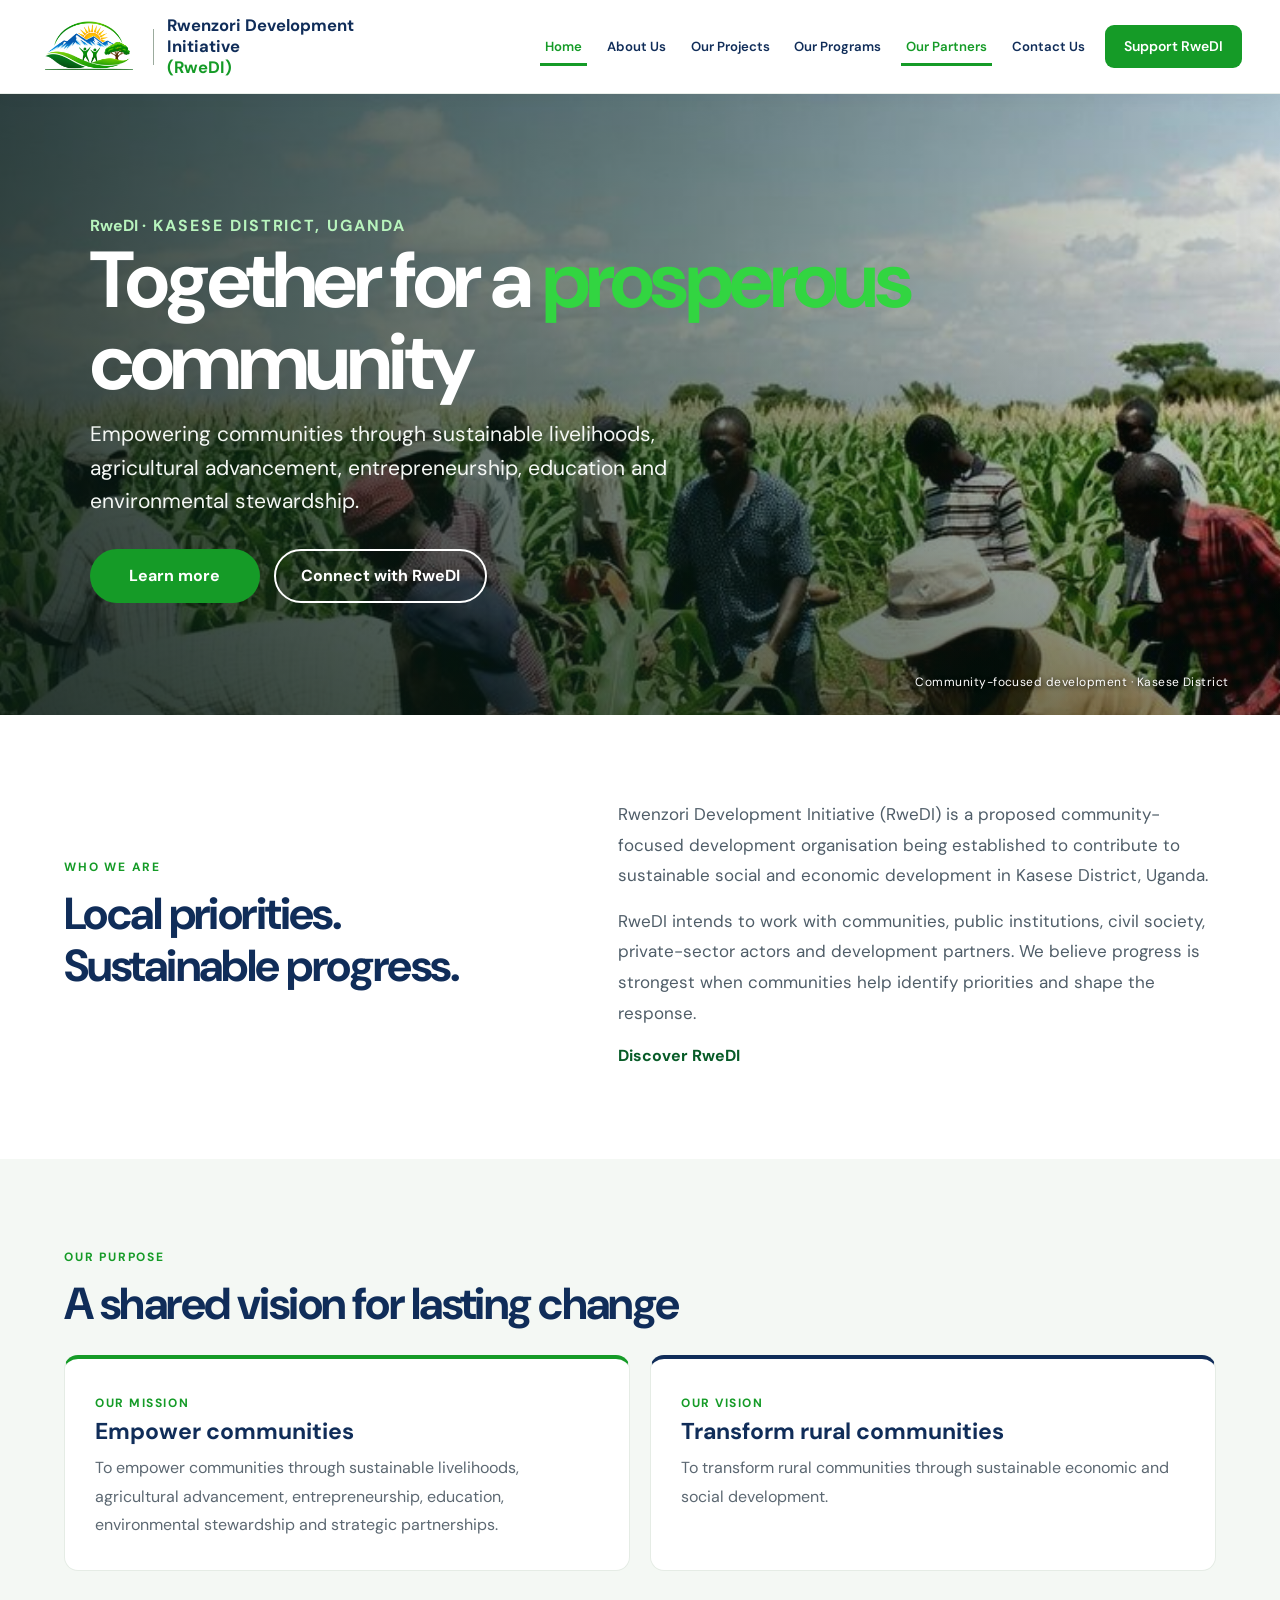
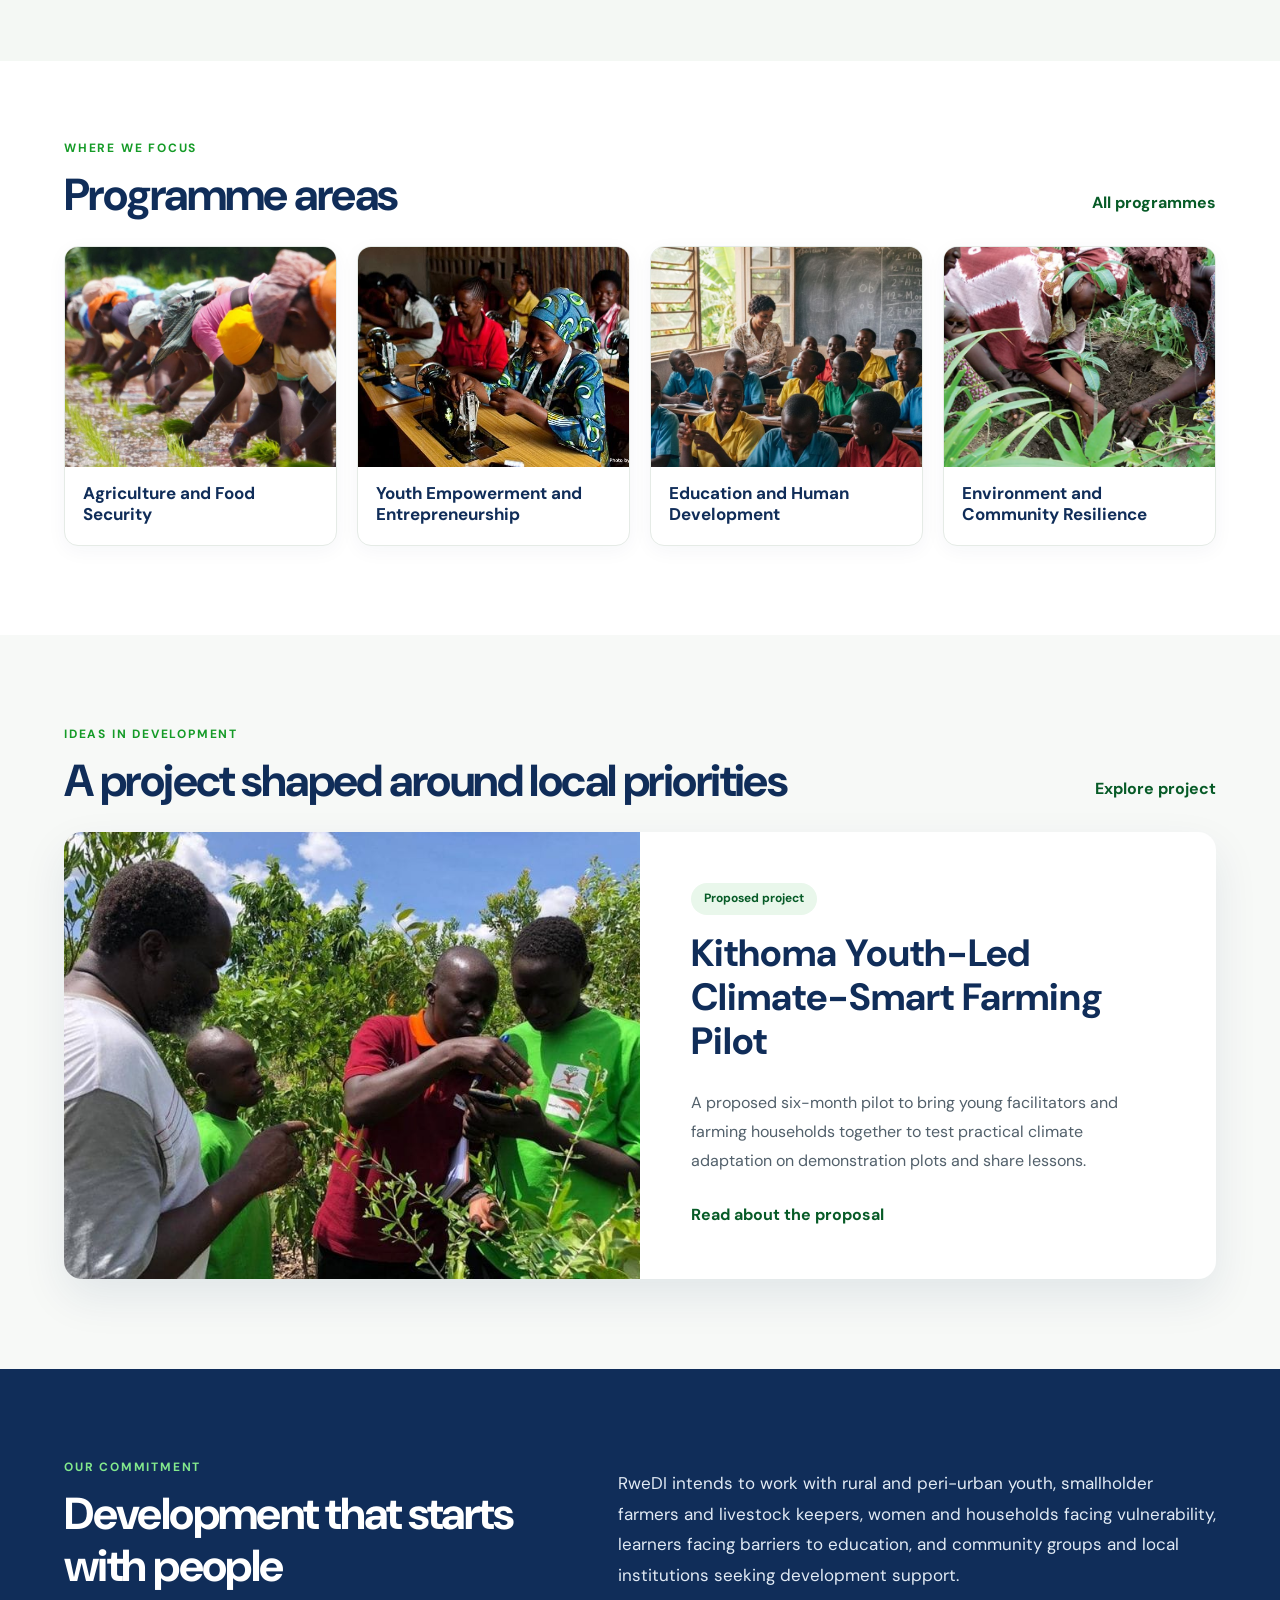
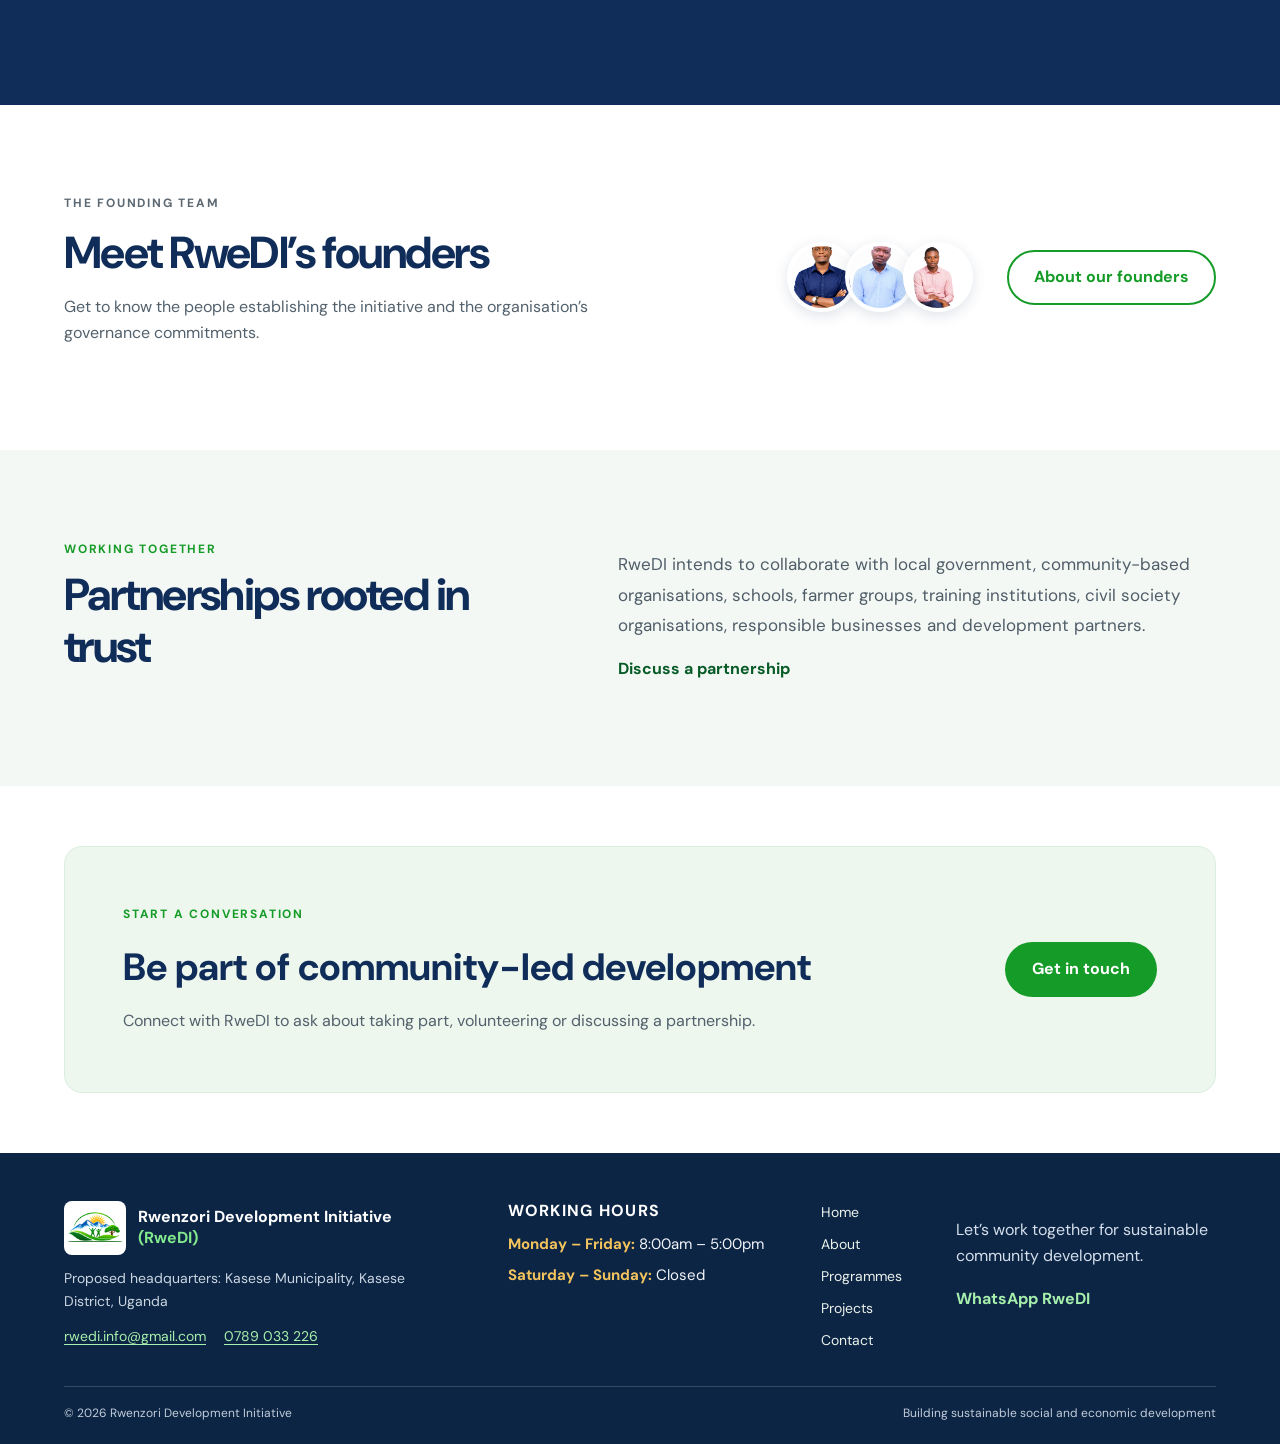
<file: index.html>
<!doctype html>
<html lang="en">
<head>
  <meta charset="utf-8"><meta name="viewport" content="width=device-width, initial-scale=1">
  <title>Rwenzori Development Initiative | Kasese, Uganda</title>
  <meta name="description" content="Rwenzori Development Initiative (RweDI) is a community-focused initiative being established in Kasese District, Uganda, with a vision for sustainable social and economic development.">
  <meta name="theme-color" content="#ffffff">
  <link rel="icon" href="assets/rwedi-logo.png" type="image/png"><link rel="stylesheet" href="styles.css"><script src="script.js" defer></script>
</head>
<body><a class="skip-link" href="#main">Skip to content</a>
<header class="site-header"><a class="brand" href="index.html" aria-label="Rwenzori Development Initiative home"><img class="brand-logo" src="assets/rwedi-logo.png" alt="Rwenzori Development Initiative logo"><span class="brand-divider" aria-hidden="true"></span><span class="brand-name">Rwenzori Development Initiative <span>(RweDI)</span></span></a>
  <button class="menu-toggle" type="button" aria-expanded="false" aria-controls="primary-navigation"><span class="menu-icon" aria-hidden="true">☰</span><span>Menu</span></button>
  <nav class="site-nav" id="primary-navigation" aria-label="Main navigation"></nav>
</header>
<main id="main">
  <section class="hero" aria-labelledby="home-title">
    <div class="hero-slideshow" aria-hidden="true">
      <div class="hero-slide hero-slide-farmers is-active"><img src="assets/kasese-farmers-planting.png" alt="" fetchpriority="high" decoding="async"></div>
      <div class="hero-slide hero-slide-agriculture"><img src="assets/programme-agriculture.jpeg" alt="" loading="lazy" decoding="async"></div>
      <div class="hero-slide hero-slide-youth"><img src="assets/programme-youth.jpeg" alt="" loading="lazy" decoding="async"></div>
      <div class="hero-slide hero-slide-education"><img src="assets/programme-education.jpeg" alt="" loading="lazy" decoding="async"></div>
      <div class="hero-slide hero-slide-environment"><img src="assets/programme-environment.jpeg" alt="" loading="lazy" decoding="async"></div>
    </div>
    <div class="hero-copy">
      <p class="eyebrow"><span class="brand-acronym">RweDI</span> · Kasese District, Uganda</p>
      <h1 id="home-title">Together for a <span class="highlight">prosperous</span> community</h1>
      <p>Empowering communities through sustainable livelihoods, agricultural advancement, entrepreneurship, education and environmental stewardship.</p>
      <div class="hero-actions"><a class="button button-green" href="about.html">Learn more</a><a class="button button-outline" href="contact.html#get-involved">Connect with RweDI</a></div>
    </div>
    <div class="hero-caption">Community-focused development · Kasese District</div>
  </section>

  <section class="section intro-section" id="overview" aria-labelledby="intro-title"><div class="section-inner intro-layout"><div><p class="eyebrow">Who we are</p><h2 class="section-heading" id="intro-title">Local priorities. Sustainable progress.</h2></div><div class="intro-copy"><p>Rwenzori Development Initiative (RweDI) is a proposed community-focused development organisation being established to contribute to sustainable social and economic development in Kasese District, Uganda.</p><p>RweDI intends to work with communities, public institutions, civil society, private-sector actors and development partners. We believe progress is strongest when communities help identify priorities and shape the response.</p><a class="text-link" href="about.html">Discover RweDI</a></div></div></section>

  <section class="section mission-section" id="mission-vision" aria-labelledby="mission-title"><div class="section-inner"><p class="eyebrow">Our purpose</p><h2 class="section-heading" id="mission-title">A shared vision for lasting change</h2><div class="mission-grid"><article class="info-panel mission-panel"><span class="panel-kicker">Our mission</span><h3>Empower communities</h3><p>To empower communities through sustainable livelihoods, agricultural advancement, entrepreneurship, education, environmental stewardship and strategic partnerships.</p></article><article class="info-panel vision-panel"><span class="panel-kicker">Our vision</span><h3>Transform rural communities</h3><p>To transform rural communities through sustainable economic and social development.</p></article></div></div></section>

  <section class="section programmes-section" id="programmes" aria-labelledby="programmes-title"><div class="section-inner"><div class="section-heading-row"><div><p class="eyebrow">Where we focus</p><h2 class="section-heading" id="programmes-title">Programme areas</h2></div><a class="text-link" href="programmes.html">All programmes</a></div><div class="programme-grid">
    <a class="programme-card" href="programmes.html#agriculture"><img class="programme-image" src="assets/programme-agriculture.jpeg" alt="Agriculture programme photograph" loading="lazy"><h3>Agriculture and Food Security</h3></a>
    <a class="programme-card" href="programmes.html#youth"><img class="programme-image" src="assets/programme-youth.jpeg" alt="Young people participating in skills training" loading="lazy"><h3>Youth Empowerment and Entrepreneurship</h3></a>
    <a class="programme-card" href="programmes.html#education"><img class="programme-image" src="assets/programme-education.jpeg" alt="Learners in a classroom" loading="lazy"><h3>Education and Human Development</h3></a>
    <a class="programme-card" href="programmes.html#environment"><img class="programme-image" src="assets/programme-environment.jpeg" alt="Community members working in a planted field" loading="lazy"><h3>Environment and Community Resilience</h3></a>
  </div></div></section>

  <section class="section project-section" id="projects" aria-labelledby="projects-title"><div class="section-inner"><div class="section-heading-row"><div><p class="eyebrow">Ideas in development</p><h2 class="section-heading" id="projects-title">A project shaped around local priorities</h2></div><a class="text-link" href="projects.html">Explore project</a></div><article class="feature-project"><div class="feature-project-image"><img src="assets/kithoma-youth-led-climate-smart-farming.jpeg" alt="Community members examining a young seedling outdoors" loading="lazy"></div><div class="feature-project-copy"><span class="status-label">Proposed project</span><h3>Kithoma Youth-Led Climate-Smart Farming Pilot</h3><p>A proposed six-month pilot to bring young facilitators and farming households together to test practical climate adaptation on demonstration plots and share lessons.</p><a href="projects.html">Read about the proposal</a></div></article></div></section>

  <section class="section focus-section" aria-labelledby="focus-title"><div class="section-inner focus-layout"><div><p class="eyebrow">Our commitment</p><h2 class="section-heading" id="focus-title">Development that starts with people</h2></div><p>RweDI intends to work with rural and peri-urban youth, smallholder farmers and livestock keepers, women and households facing vulnerability, learners facing barriers to education, and community groups and local institutions seeking development support.</p></div></section>

  <section class="section founders-preview" id="founders"><div class="section-inner founder-strip"><div><p class="eyebrow">The founding team</p><h2 class="section-heading">Meet RweDI’s founders</h2><p>Get to know the people establishing the initiative and the organisation’s governance commitments.</p></div><div class="founder-miniatures" aria-hidden="true"><img src="enos%20jpeg%20.jpeg" alt=""><img src="assets/founder-bwambale-john.png" alt=""><img src="assets/founder-masereka-benet-white.png" alt=""></div><a class="button button-light" href="about.html#founders">About our founders</a></div></section>

  <section class="section partners-section" id="partners"><div class="section-inner partners-layout"><div><p class="eyebrow">Working together</p><h2 class="section-heading">Partnerships rooted in trust</h2></div><div><p>RweDI intends to collaborate with local government, community-based organisations, schools, farmer groups, training institutions, civil society organisations, responsible businesses and development partners.</p><a class="text-link" href="contact.html#partner">Discuss a partnership</a></div></div></section>

  <section class="section support-section"><div class="section-inner support-card"><div><p class="eyebrow">Start a conversation</p><h2>Be part of community-led development</h2><p>Connect with RweDI to ask about taking part, volunteering or discussing a partnership.</p></div><a class="button button-green" href="contact.html#get-involved">Get in touch</a></div></section>
</main>
<footer class="site-footer"><div class="footer-inner"><div class="footer-org"><a class="footer-brand" href="index.html"><img src="assets/rwedi-logo.png" alt="RweDI logo"><span>Rwenzori Development Initiative <b>(RweDI)</b></span></a><p class="footer-location">Proposed community-focused initiative · Kasese District, Uganda</p><div class="footer-contact"><a href="mailto:rwedi.info@gmail.com">rwedi.info@gmail.com</a><a href="tel:+256789033226">0789 033 226</a></div></div><div class="footer-hours" aria-label="Working hours"><h2 class="footer-hours-title">Working hours</h2><p><strong>Monday – Friday:</strong> 8:00am – 5:00pm</p><p><strong>Saturday – Sunday:</strong> Closed</p></div><nav class="footer-nav" aria-label="Footer navigation"><a href="index.html">Home</a><a href="about.html">About</a><a href="programmes.html">Programmes</a><a href="projects.html">Projects</a><a href="contact.html">Contact</a></nav><div class="footer-connect"><p>Let’s work together for sustainable community development.</p><a href="https://wa.me/256789033226" target="_blank" rel="noopener noreferrer">WhatsApp RweDI</a></div></div><div class="footer-bottom"><span>© <span data-current-year>2026</span> Rwenzori Development Initiative</span><span>Building sustainable social and economic development</span></div></footer>
</body></html>
</file>
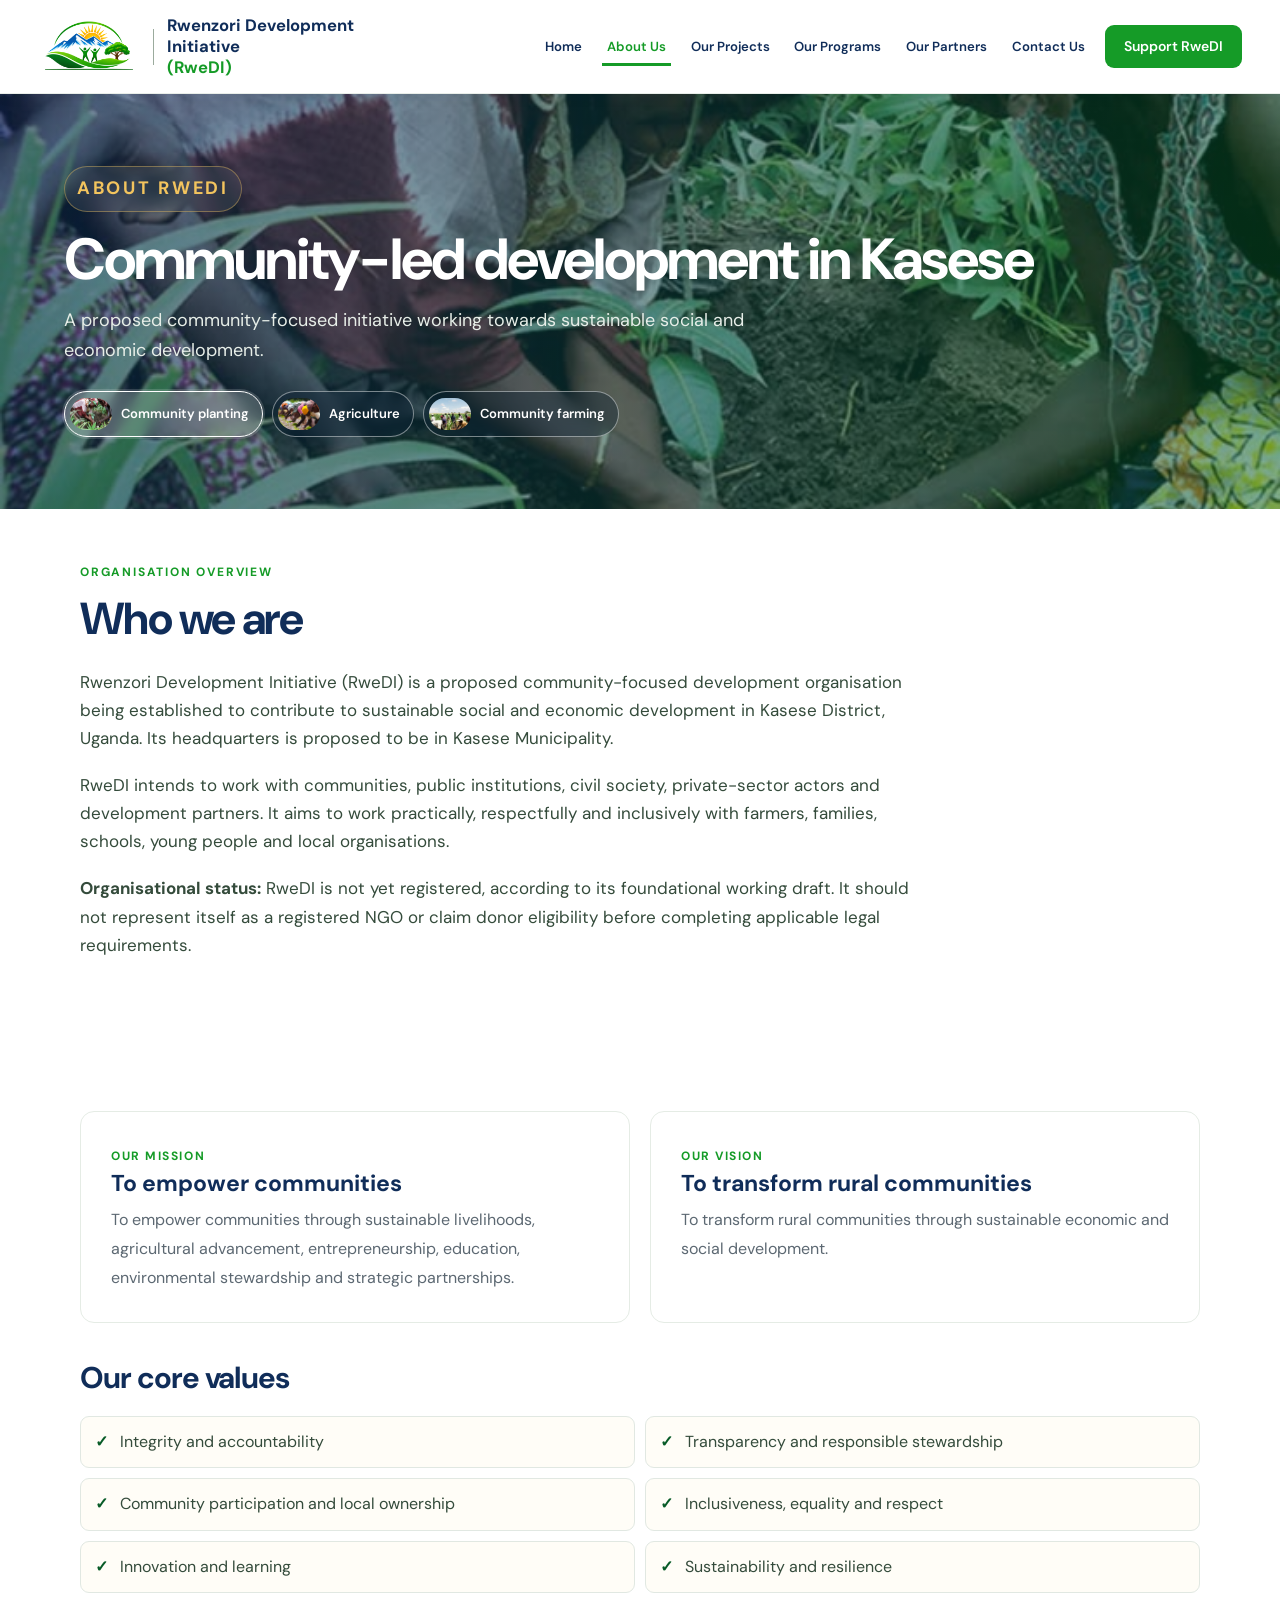
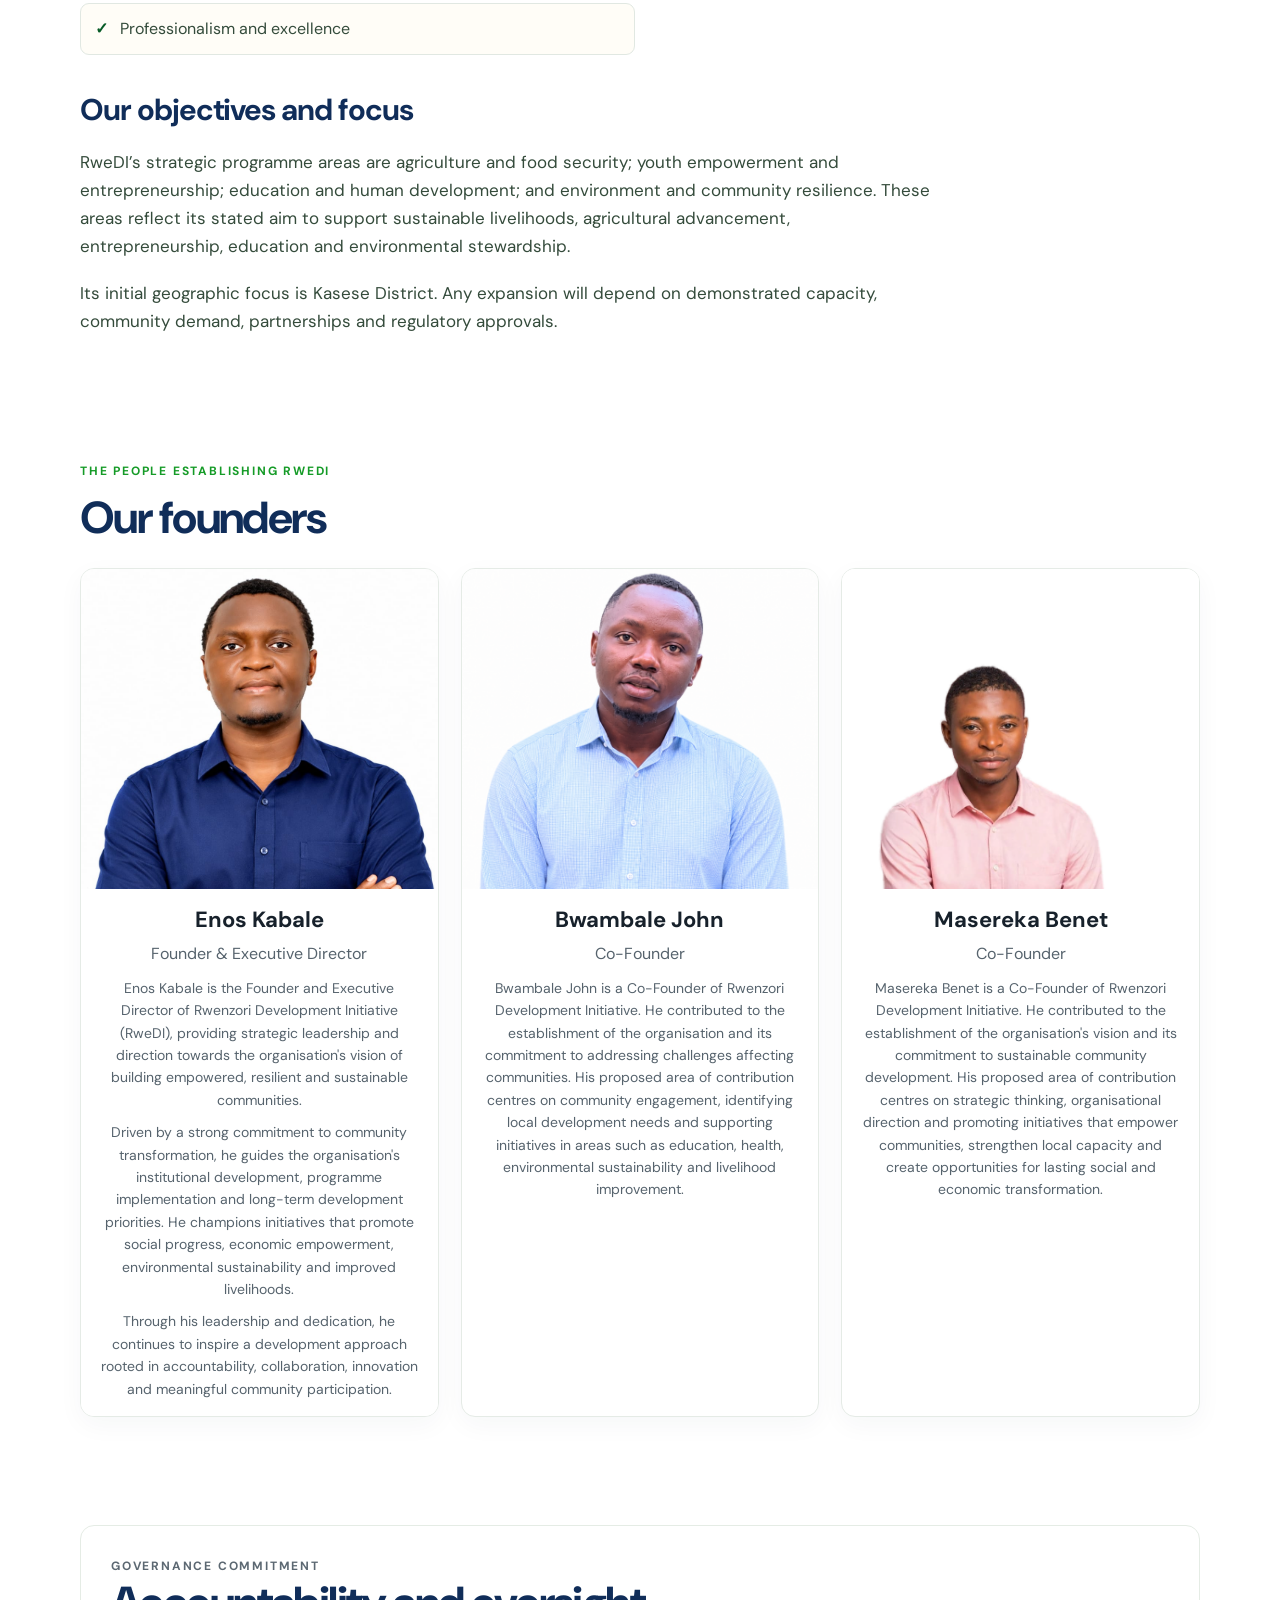
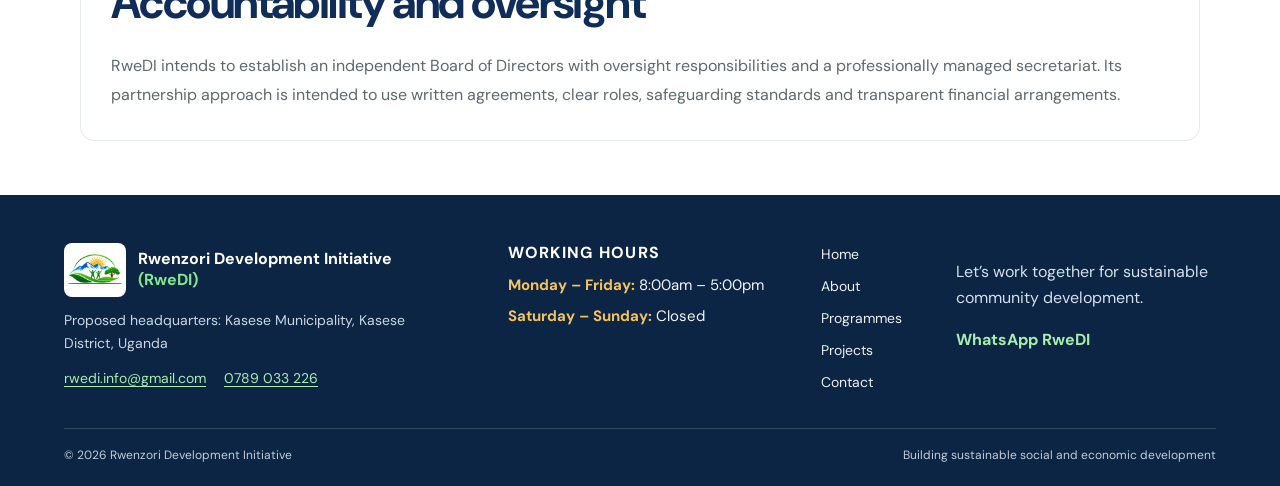
<file: about.html>
<!doctype html>
<html lang="en"><head><meta charset="utf-8"><meta name="viewport" content="width=device-width, initial-scale=1"><title>About RweDI | Community Development in Kasese</title><meta name="description" content="Learn about Rwenzori Development Initiative, its mission, vision, values, founders and governance commitments."><link rel="icon" href="assets/rwedi-logo.png" type="image/png"><link rel="stylesheet" href="styles.css"><script src="script.js" defer></script></head>
<body><a class="skip-link" href="#main">Skip to content</a><header class="site-header"><a class="brand" href="index.html" aria-label="Rwenzori Development Initiative home"><img src="assets/rwedi-logo.png" alt="Rwenzori Development Initiative logo"><span class="brand-divider" aria-hidden="true"></span><span class="brand-name">Rwenzori Development Initiative <span>(RweDI)</span></span></a><button class="menu-toggle" type="button" aria-expanded="false" aria-controls="primary-navigation"><span class="menu-icon" aria-hidden="true">☰</span><span>Menu</span></button><nav class="site-nav" id="primary-navigation" aria-label="Main navigation"></nav></header>
<main id="main"><section class="page-hero page-hero-about"><div class="page-hero-inner"><p class="eyebrow">About RweDI</p><h1>Community-led development in Kasese</h1><p>A proposed community-focused initiative working towards sustainable social and economic development.</p></div></section>
<section class="content-section" id="overview"><div class="content-inner"><p class="eyebrow">Organisation overview</p><h2 class="section-heading">Who we are</h2><div class="prose"><p>Rwenzori Development Initiative (RweDI) is a proposed community-focused development organisation being established to contribute to sustainable social and economic development in Kasese District, Uganda. Its headquarters is proposed to be in Kasese Municipality.</p><p>RweDI intends to work with communities, public institutions, civil society, private-sector actors and development partners. It aims to work practically, respectfully and inclusively with farmers, families, schools, young people and local organisations.</p><p><strong>Organisational status:</strong> RweDI is not yet registered, according to its foundational working draft. It should not represent itself as a registered NGO or claim donor eligibility before completing applicable legal requirements.</p></div></div></section>
<section class="content-section" id="mission-vision"><div class="content-inner"><div class="mission-grid"><article class="info-panel"><span class="panel-kicker">Our mission</span><h3>To empower communities</h3><p>To empower communities through sustainable livelihoods, agricultural advancement, entrepreneurship, education, environmental stewardship and strategic partnerships.</p></article><article class="info-panel"><span class="panel-kicker">Our vision</span><h3>To transform rural communities</h3><p>To transform rural communities through sustainable economic and social development.</p></article></div><div class="values-block"><h2 class="section-heading">Our core values</h2><ul class="values-list"><li>Integrity and accountability</li><li>Transparency and responsible stewardship</li><li>Community participation and local ownership</li><li>Inclusiveness, equality and respect</li><li>Innovation and learning</li><li>Sustainability and resilience</li><li>Professionalism and excellence</li></ul></div><div class="values-block"><h2 class="section-heading">Our objectives and focus</h2><div class="prose"><p>RweDI’s strategic programme areas are agriculture and food security; youth empowerment and entrepreneurship; education and human development; and environment and community resilience. These areas reflect its stated aim to support sustainable livelihoods, agricultural advancement, entrepreneurship, education and environmental stewardship.</p><p>Its initial geographic focus is Kasese District. Any expansion will depend on demonstrated capacity, community demand, partnerships and regulatory approvals.</p></div></div></div></section>
<section class="content-section founders-section" id="founders"><div class="content-inner"><p class="eyebrow">The people establishing RweDI</p><h2 class="section-heading">Our founders</h2><div class="founder-grid">
<article class="founder-card"><div class="founder-portrait"><img src="enos%20jpeg%20.jpeg" alt="Portrait of Enos Kabale" loading="lazy"></div><div class="founder-card-copy"><h3>Enos Kabale</h3><p>Founder &amp; Executive Director</p><p class="profile-bio">Enos Kabale is the Founder and Executive Director of Rwenzori Development Initiative (RweDI), providing strategic leadership and direction towards the organisation's vision of building empowered, resilient and sustainable communities.</p><p class="profile-bio">Driven by a strong commitment to community transformation, he guides the organisation's institutional development, programme implementation and long-term development priorities. He champions initiatives that promote social progress, economic empowerment, environmental sustainability and improved livelihoods.</p><p class="profile-bio">Through his leadership and dedication, he continues to inspire a development approach rooted in accountability, collaboration, innovation and meaningful community participation.</p></div></article>
<article class="founder-card"><div class="founder-portrait"><img src="assets/founder-bwambale-john.png" alt="Portrait of Bwambale John" loading="lazy"></div><div class="founder-card-copy"><h3>Bwambale John</h3><p>Co-Founder</p><p class="profile-bio">Bwambale John is a Co-Founder of Rwenzori Development Initiative. He contributed to the establishment of the organisation and its commitment to addressing challenges affecting communities. His proposed area of contribution centres on community engagement, identifying local development needs and supporting initiatives in areas such as education, health, environmental sustainability and livelihood improvement.</p></div></article>
<article class="founder-card founder-card-masereka"><div class="founder-portrait"><img src="assets/founder-masereka-benet-white.png" alt="Portrait of Masereka Benet" loading="lazy"></div><div class="founder-card-copy"><h3>Masereka Benet</h3><p>Co-Founder</p><p class="profile-bio">Masereka Benet is a Co-Founder of Rwenzori Development Initiative. He contributed to the establishment of the organisation's vision and its commitment to sustainable community development. His proposed area of contribution centres on strategic thinking, organisational direction and promoting initiatives that empower communities, strengthen local capacity and create opportunities for lasting social and economic transformation.</p></div></article>
</div></div></section>
<section class="content-section" id="governance"><div class="content-inner"><article class="info-panel"><p class="eyebrow">Governance commitment</p><h2 class="section-heading">Accountability and oversight</h2><p>RweDI intends to establish an independent Board of Directors with oversight responsibilities and a professionally managed secretariat. Its partnership approach is intended to use written agreements, clear roles, safeguarding standards and transparent financial arrangements.</p></article></div></section></main>
<footer class="site-footer"><div class="footer-inner"><div class="footer-org"><a class="footer-brand" href="index.html"><img src="assets/rwedi-logo.png" alt="RweDI logo"><span>Rwenzori Development Initiative <b>(RweDI)</b></span></a><p class="footer-location">Proposed community-focused initiative · Kasese District, Uganda</p><div class="footer-contact"><a href="mailto:rwedi.info@gmail.com">rwedi.info@gmail.com</a><a href="tel:+256789033226">0789 033 226</a></div></div><div class="footer-hours" aria-label="Working hours"><h2 class="footer-hours-title">Working hours</h2><p><strong>Monday – Friday:</strong> 8:00am – 5:00pm</p><p><strong>Saturday – Sunday:</strong> Closed</p></div><nav class="footer-nav" aria-label="Footer navigation"><a href="index.html">Home</a><a href="about.html">About</a><a href="programmes.html">Programmes</a><a href="projects.html">Projects</a><a href="contact.html">Contact</a></nav><div class="footer-connect"><p>Let’s work together for sustainable community development.</p><a href="https://wa.me/256789033226" target="_blank" rel="noopener noreferrer">WhatsApp RweDI</a></div></div><div class="footer-bottom"><span>© <span data-current-year>2026</span> Rwenzori Development Initiative</span><span>Building sustainable social and economic development</span></div></footer></body></html>
</file>
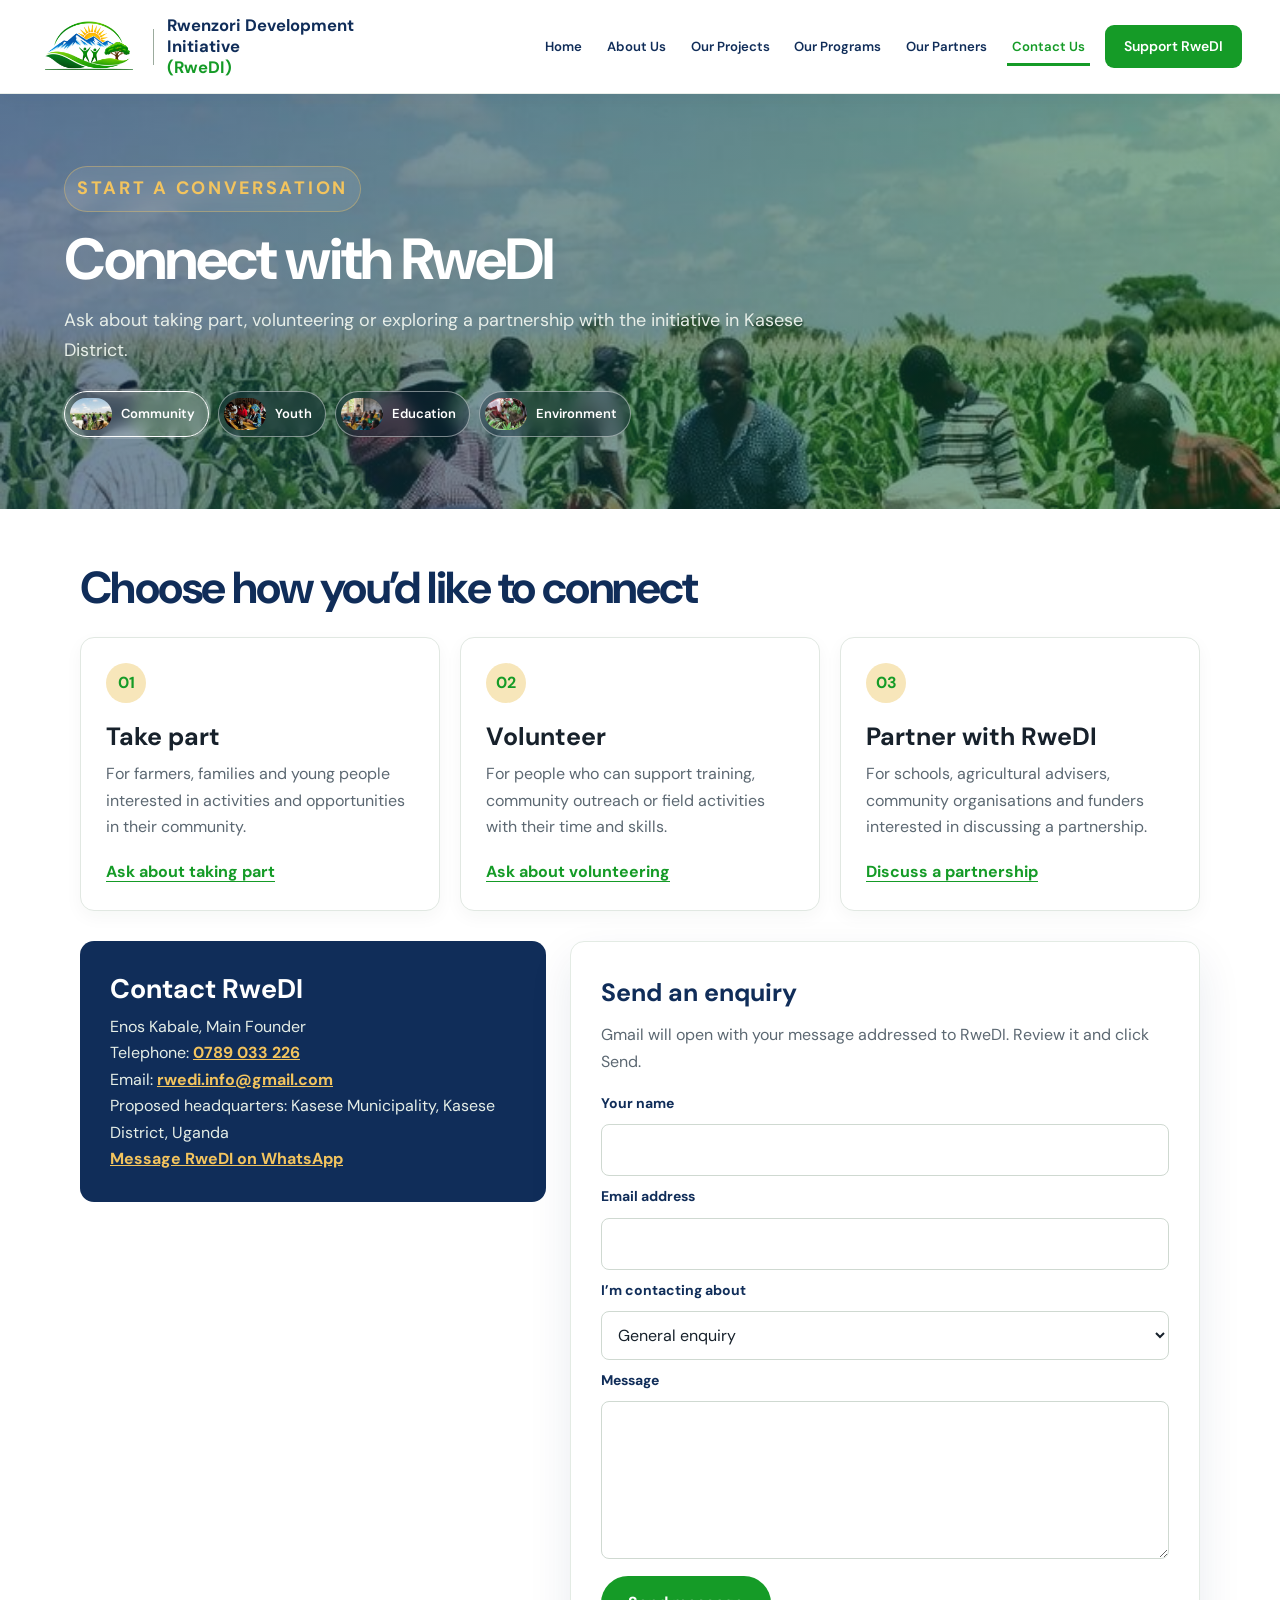
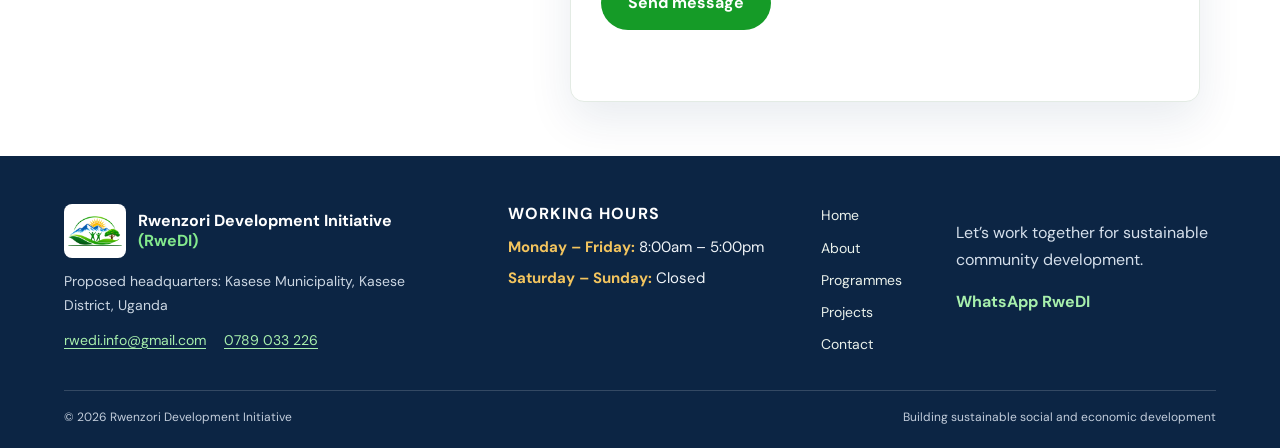
<file: contact.html>
<!doctype html>
<html lang="en"><head><meta charset="utf-8"><meta name="viewport" content="width=device-width, initial-scale=1"><title>Contact RweDI | Get Involved</title><meta name="description" content="Contact Rwenzori Development Initiative about taking part, volunteering or discussing a partnership in Kasese District, Uganda."><link rel="icon" href="assets/rwedi-logo.png" type="image/png"><link rel="stylesheet" href="styles.css"><script src="script.js" defer></script></head>
<body><a class="skip-link" href="#main">Skip to content</a><header class="site-header"><a class="brand" href="index.html" aria-label="Rwenzori Development Initiative home"><img src="assets/rwedi-logo.png" alt="Rwenzori Development Initiative logo"><span class="brand-divider" aria-hidden="true"></span><span class="brand-name">Rwenzori Development Initiative <span>(RweDI)</span></span></a><button class="menu-toggle" type="button" aria-expanded="false" aria-controls="primary-navigation"><span class="menu-icon" aria-hidden="true">☰</span><span>Menu</span></button><nav class="site-nav" id="primary-navigation" aria-label="Main navigation"></nav></header>
<main id="main"><section class="page-hero"><div class="page-hero-inner"><p class="eyebrow">Start a conversation</p><h1 id="get-involved">Connect with RweDI</h1><p>Ask about taking part, volunteering or exploring a partnership with the initiative in Kasese District.</p></div></section><section class="content-section"><div class="content-inner"><h2 class="section-heading">Choose how you’d like to connect</h2><div class="contact-options"><article class="contact-card" id="take-part"><span class="number">01</span><h2>Take part</h2><p>For farmers, families and young people interested in activities and opportunities in their community.</p><a href="#contact-form">Ask about taking part</a></article><article class="contact-card" id="volunteer"><span class="number">02</span><h2>Volunteer</h2><p>For people who can support training, community outreach or field activities with their time and skills.</p><a href="#contact-form">Ask about volunteering</a></article><article class="contact-card" id="partner"><span class="number">03</span><h2>Partner with RweDI</h2><p>For schools, agricultural advisers, community organisations and funders interested in discussing a partnership.</p><a href="#contact-form">Discuss a partnership</a></article></div>
<div class="contact-layout"><div class="contact-details" id="contact-details"><h2>Contact RweDI</h2><p>Enos Kabale, Main Founder</p><p>Telephone: <a href="tel:+256789033226">0789 033 226</a></p><p>Email: <a href="mailto:rwedi.info@gmail.com">rwedi.info@gmail.com</a></p><p>Proposed headquarters: Kasese Municipality, Kasese District, Uganda</p><p><a href="https://wa.me/256789033226" target="_blank" rel="noopener noreferrer">Message RweDI on WhatsApp</a></p></div>
<form class="contact-form" id="contact-form" data-email-form><h2>Send an enquiry</h2><p>Gmail will open with your message addressed to RweDI. Review it and click Send.</p><label for="contact-name">Your name</label><input id="contact-name" name="name" autocomplete="name" required><label for="contact-email">Email address</label><input id="contact-email" name="email" type="email" autocomplete="email" required><label for="contact-subject">I’m contacting about</label><select id="contact-subject" name="subject"><option>General enquiry</option><option>Taking part</option><option>Volunteering</option><option>Partnership</option></select><label for="contact-message">Message</label><textarea id="contact-message" name="message" rows="5" required></textarea><button class="button button-green" type="submit">Send message</button><p class="form-status" aria-live="polite"></p></form></div></div></section></main>
<footer class="site-footer"><div class="footer-inner"><div class="footer-org"><a class="footer-brand" href="index.html"><img src="assets/rwedi-logo.png" alt="RweDI logo"><span>Rwenzori Development Initiative <b>(RweDI)</b></span></a><p class="footer-location">Proposed community-focused initiative · Kasese District, Uganda</p><div class="footer-contact"><a href="mailto:rwedi.info@gmail.com">rwedi.info@gmail.com</a><a href="tel:+256789033226">0789 033 226</a></div></div><div class="footer-hours" aria-label="Working hours"><h2 class="footer-hours-title">Working hours</h2><p><strong>Monday – Friday:</strong> 8:00am – 5:00pm</p><p><strong>Saturday – Sunday:</strong> Closed</p></div><nav class="footer-nav" aria-label="Footer navigation"><a href="index.html">Home</a><a href="about.html">About</a><a href="programmes.html">Programmes</a><a href="projects.html">Projects</a><a href="contact.html">Contact</a></nav><div class="footer-connect"><p>Let’s work together for sustainable community development.</p><a href="https://wa.me/256789033226" target="_blank" rel="noopener noreferrer">WhatsApp RweDI</a></div></div><div class="footer-bottom"><span>© <span data-current-year>2026</span> Rwenzori Development Initiative</span><span>Building sustainable social and economic development</span></div></footer></body></html>
</file>
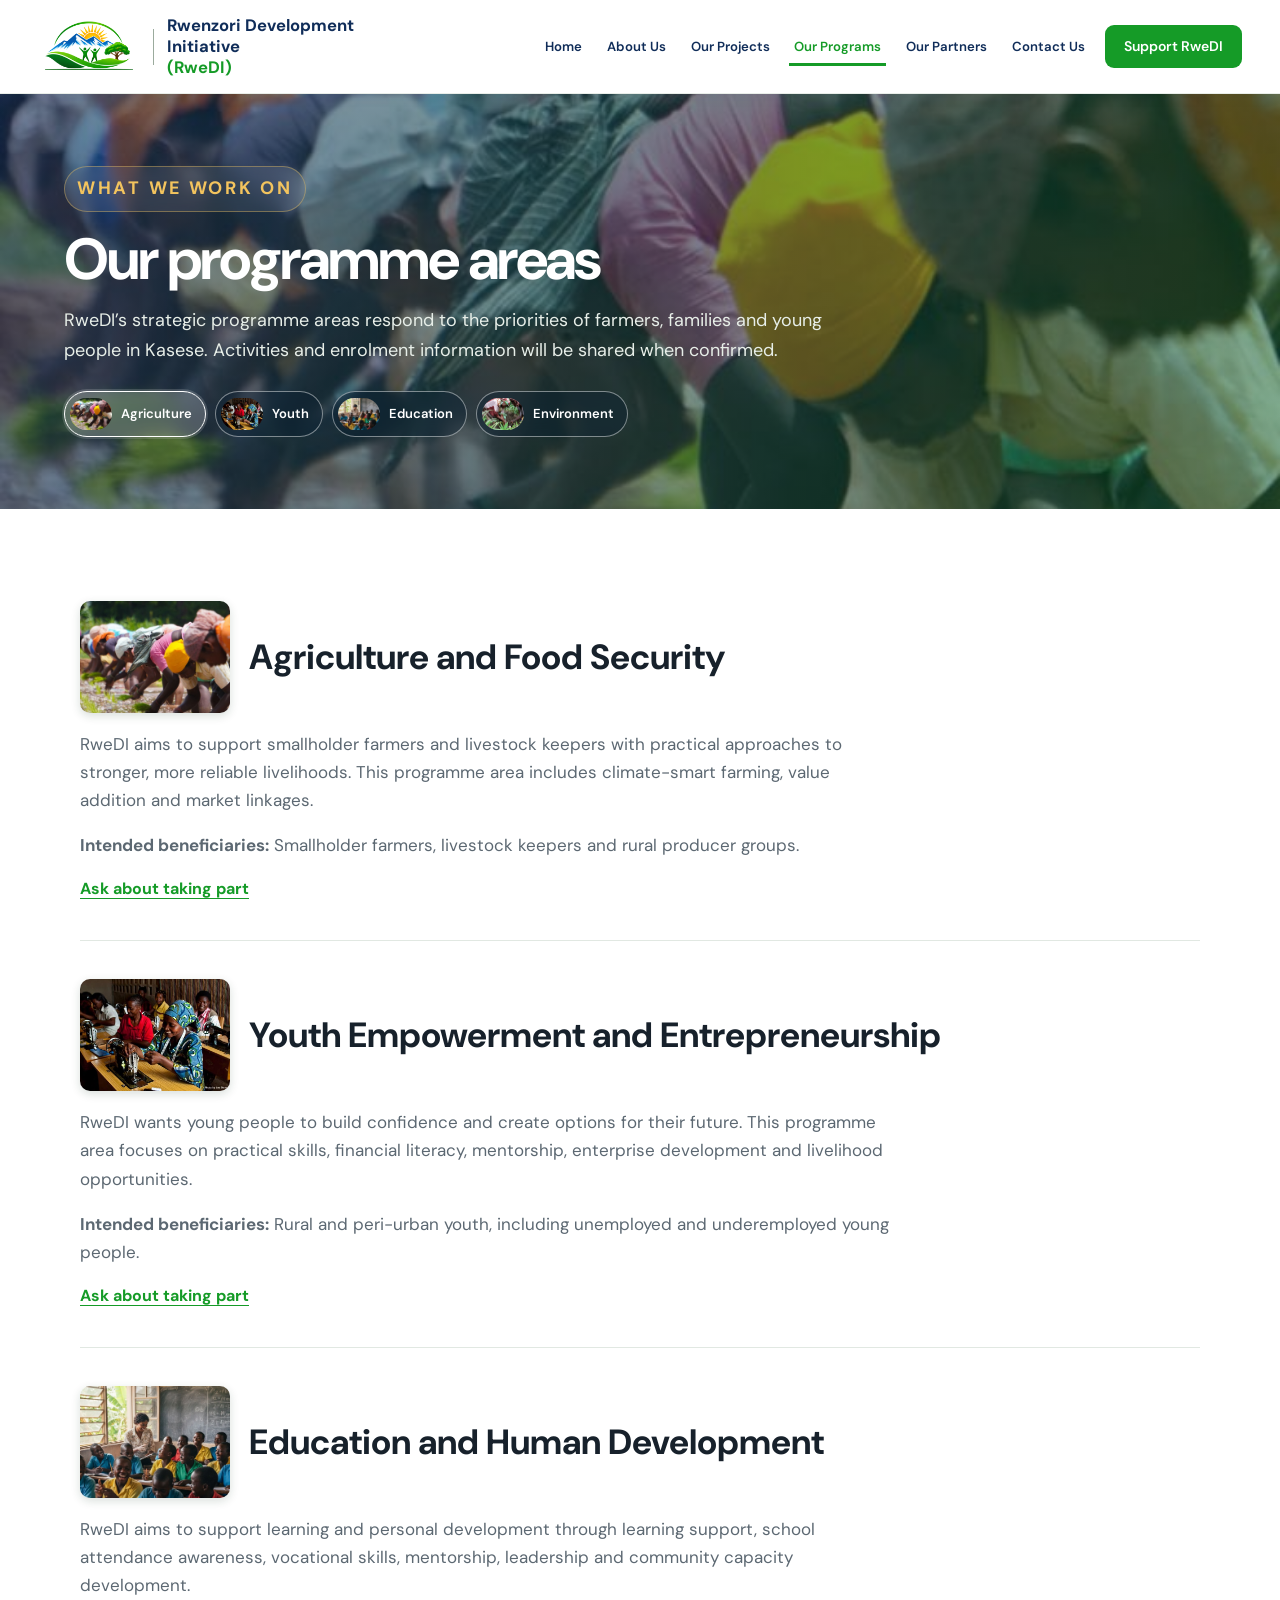
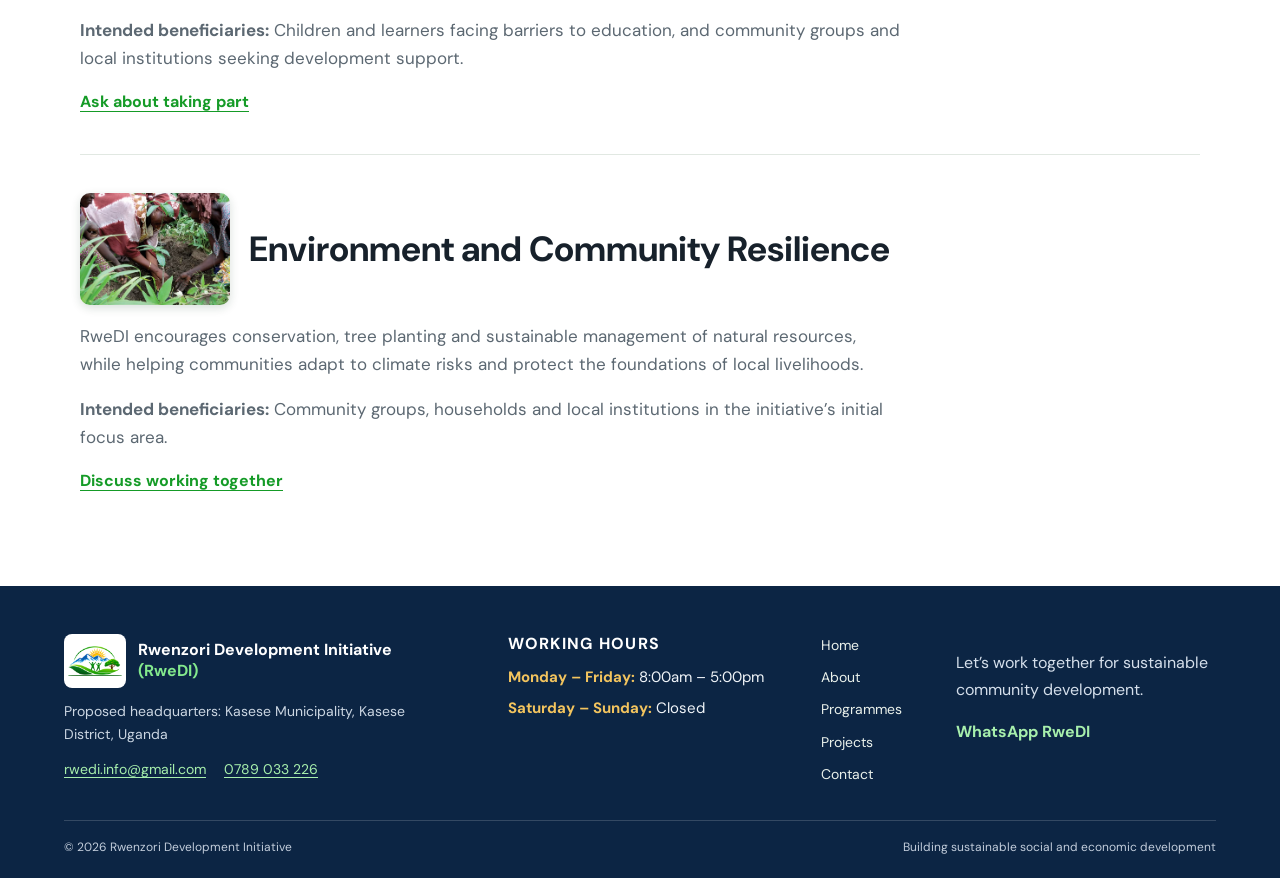
<file: programmes.html>
<!doctype html>
<html lang="en"><head><meta charset="utf-8"><meta name="viewport" content="width=device-width, initial-scale=1"><title>Programmes | Rwenzori Development Initiative</title><meta name="description" content="Explore RweDI's strategic programme areas in agriculture, youth empowerment, education and environment in Kasese District."><link rel="icon" href="assets/rwedi-logo.png" type="image/png"><link rel="stylesheet" href="styles.css"><script src="script.js" defer></script></head>
<body><a class="skip-link" href="#main">Skip to content</a><header class="site-header"><a class="brand" href="index.html" aria-label="Rwenzori Development Initiative home"><img src="assets/rwedi-logo.png" alt="Rwenzori Development Initiative logo"><span class="brand-divider" aria-hidden="true"></span><span class="brand-name">Rwenzori Development Initiative <span>(RweDI)</span></span></a><button class="menu-toggle" type="button" aria-expanded="false" aria-controls="primary-navigation"><span class="menu-icon" aria-hidden="true">☰</span><span>Menu</span></button><nav class="site-nav" id="primary-navigation" aria-label="Main navigation"></nav></header>
<main id="main"><section class="page-hero"><div class="page-hero-inner"><p class="eyebrow">What we work on</p><h1>Our programme areas</h1><p>RweDI’s strategic programme areas respond to the priorities of farmers, families and young people in Kasese. Activities and enrolment information will be shared when confirmed.</p></div></section><section class="content-section"><div class="content-inner">
<article class="programme-detail" id="agriculture"><div class="programme-detail-head"><img class="programme-detail-image programme-detail-image-agriculture" src="assets/programme-agriculture.jpeg" alt="Farmers planting in a field" loading="lazy"><h2>Agriculture and Food Security</h2></div><p>RweDI aims to support smallholder farmers and livestock keepers with practical approaches to stronger, more reliable livelihoods. This programme area includes climate-smart farming, value addition and market linkages.</p><p><strong>Intended beneficiaries:</strong> Smallholder farmers, livestock keepers and rural producer groups.</p><a class="enquiry-link" href="contact.html#take-part">Ask about taking part</a></article>
<article class="programme-detail" id="youth"><div class="programme-detail-head"><img class="programme-detail-image programme-detail-image-youth" src="assets/programme-youth.jpeg" alt="Young people participating in sewing skills training" loading="lazy"><h2>Youth Empowerment and Entrepreneurship</h2></div><p>RweDI wants young people to build confidence and create options for their future. This programme area focuses on practical skills, financial literacy, mentorship, enterprise development and livelihood opportunities.</p><p><strong>Intended beneficiaries:</strong> Rural and peri-urban youth, including unemployed and underemployed young people.</p><a class="enquiry-link" href="contact.html#take-part">Ask about taking part</a></article>
<article class="programme-detail" id="education"><div class="programme-detail-head"><img class="programme-detail-image programme-detail-image-education" src="assets/programme-education.jpeg" alt="Children learning in a classroom" loading="lazy"><h2>Education and Human Development</h2></div><p>RweDI aims to support learning and personal development through learning support, school attendance awareness, vocational skills, mentorship, leadership and community capacity development.</p><p><strong>Intended beneficiaries:</strong> Children and learners facing barriers to education, and community groups and local institutions seeking development support.</p><a class="enquiry-link" href="contact.html#take-part">Ask about taking part</a></article>
<article class="programme-detail" id="environment"><div class="programme-detail-head"><img class="programme-detail-image programme-detail-image-environment" src="assets/programme-environment.jpeg" alt="Community members working together in a planted field" loading="lazy"><h2>Environment and Community Resilience</h2></div><p>RweDI encourages conservation, tree planting and sustainable management of natural resources, while helping communities adapt to climate risks and protect the foundations of local livelihoods.</p><p><strong>Intended beneficiaries:</strong> Community groups, households and local institutions in the initiative’s initial focus area.</p><a class="enquiry-link" href="contact.html#partner">Discuss working together</a></article>
</div></section></main>
<footer class="site-footer"><div class="footer-inner"><div class="footer-org"><a class="footer-brand" href="index.html"><img src="assets/rwedi-logo.png" alt="RweDI logo"><span>Rwenzori Development Initiative <b>(RweDI)</b></span></a><p class="footer-location">Proposed community-focused initiative · Kasese District, Uganda</p><div class="footer-contact"><a href="mailto:rwedi.info@gmail.com">rwedi.info@gmail.com</a><a href="tel:+256789033226">0789 033 226</a></div></div><div class="footer-hours" aria-label="Working hours"><h2 class="footer-hours-title">Working hours</h2><p><strong>Monday – Friday:</strong> 8:00am – 5:00pm</p><p><strong>Saturday – Sunday:</strong> Closed</p></div><nav class="footer-nav" aria-label="Footer navigation"><a href="index.html">Home</a><a href="about.html">About</a><a href="programmes.html">Programmes</a><a href="projects.html">Projects</a><a href="contact.html">Contact</a></nav><div class="footer-connect"><p>Let’s work together for sustainable community development.</p><a href="https://wa.me/256789033226" target="_blank" rel="noopener noreferrer">WhatsApp RweDI</a></div></div><div class="footer-bottom"><span>© <span data-current-year>2026</span> Rwenzori Development Initiative</span><span>Building sustainable social and economic development</span></div></footer></body></html>
</file>
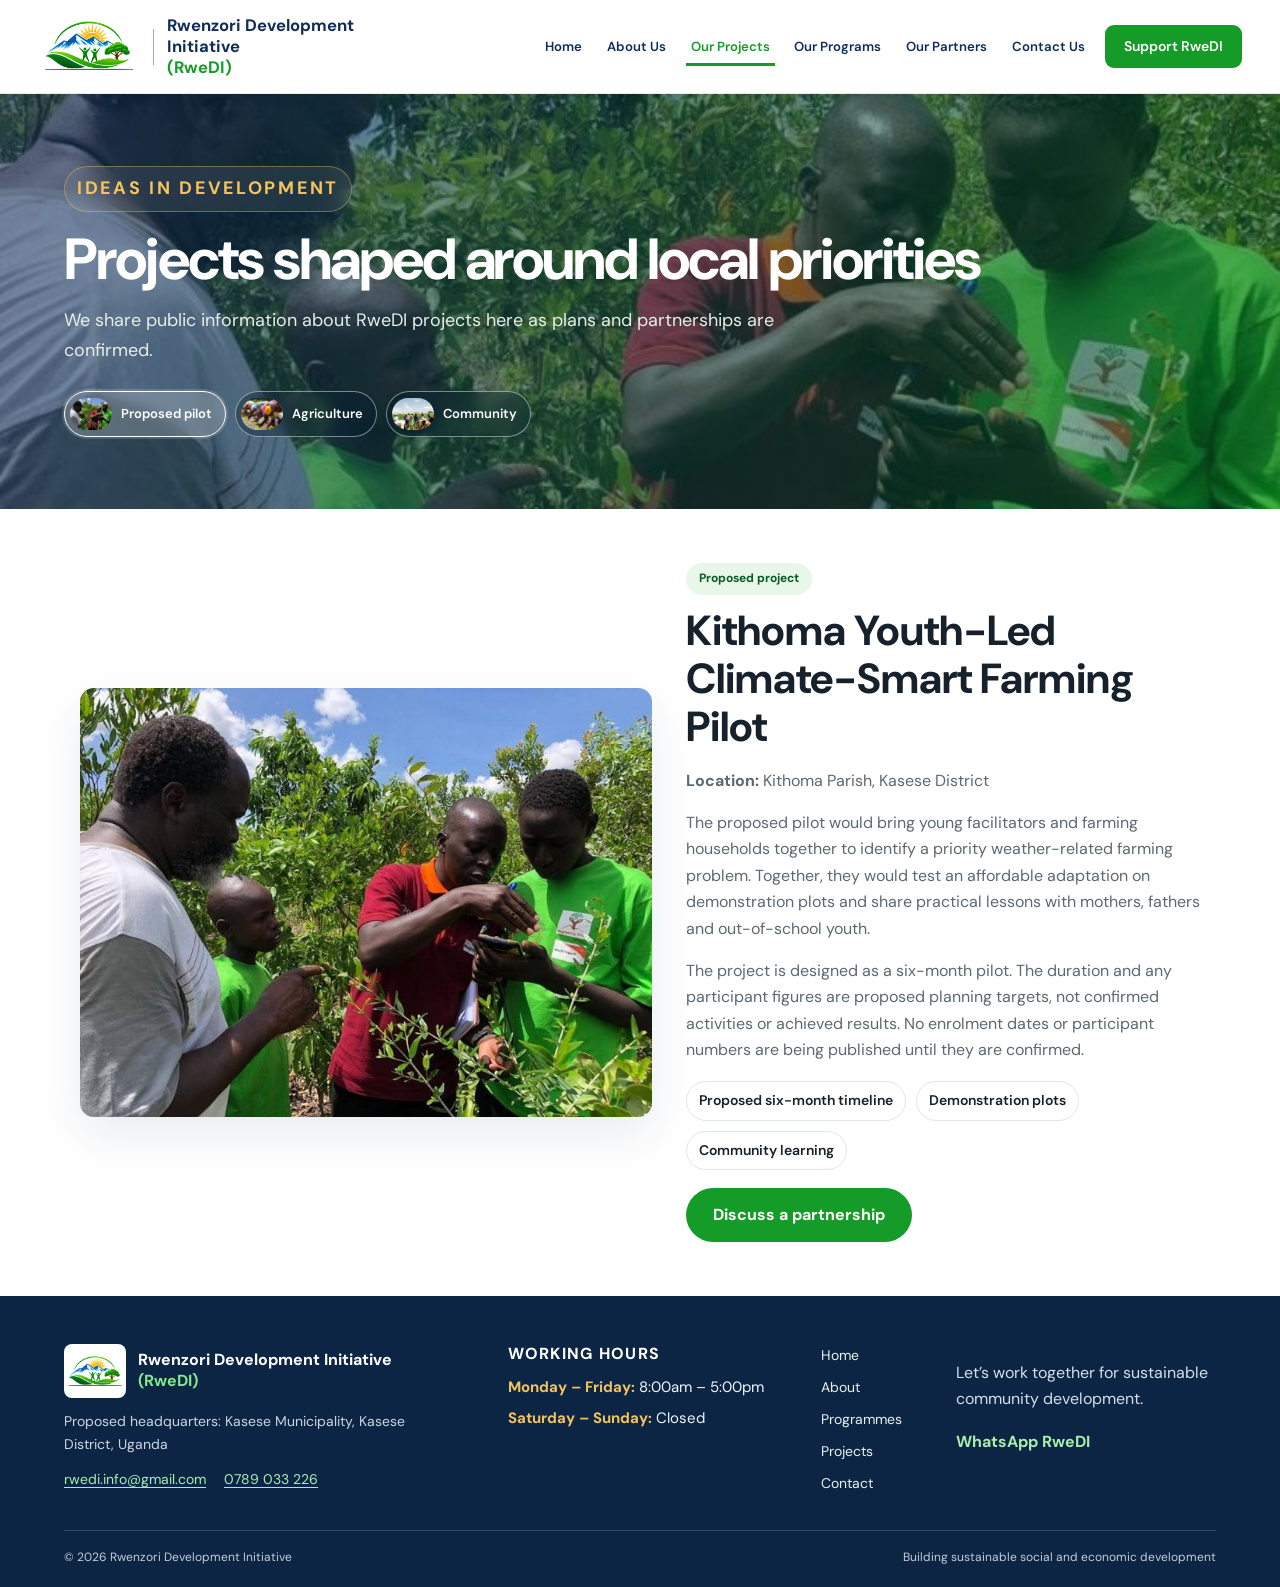
<file: projects.html>
<!doctype html>
<html lang="en"><head><meta charset="utf-8"><meta name="viewport" content="width=device-width, initial-scale=1"><title>Projects | Rwenzori Development Initiative</title><meta name="description" content="Learn about RweDI's proposed Kithoma Youth-Led Climate-Smart Farming Pilot in Kasese District, Uganda."><link rel="icon" href="assets/rwedi-logo.png" type="image/png"><link rel="stylesheet" href="styles.css"><script src="script.js" defer></script></head>
<body><a class="skip-link" href="#main">Skip to content</a><header class="site-header"><a class="brand" href="index.html" aria-label="Rwenzori Development Initiative home"><img src="assets/rwedi-logo.png" alt="Rwenzori Development Initiative logo"><span class="brand-divider" aria-hidden="true"></span><span class="brand-name">Rwenzori Development Initiative <span>(RweDI)</span></span></a><button class="menu-toggle" type="button" aria-expanded="false" aria-controls="primary-navigation"><span class="menu-icon" aria-hidden="true">☰</span><span>Menu</span></button><nav class="site-nav" id="primary-navigation" aria-label="Main navigation"></nav></header>
<main id="main"><section class="page-hero"><div class="page-hero-inner"><p class="eyebrow">Ideas in development</p><h1>Projects shaped around local priorities</h1><p>We share public information about RweDI projects here as plans and partnerships are confirmed.</p></div></section><section class="content-section" id="current-project"><div class="content-inner project-feature" id="project-impact"><div><img src="assets/kithoma-youth-led-climate-smart-farming.jpeg" alt="Community members examining a young seedling outdoors" loading="lazy"></div><div class="project-copy"><span class="status-label">Proposed project</span><h2>Kithoma Youth-Led Climate-Smart Farming Pilot</h2><p><strong>Location:</strong> Kithoma Parish, Kasese District</p><p>The proposed pilot would bring young facilitators and farming households together to identify a priority weather-related farming problem. Together, they would test an affordable adaptation on demonstration plots and share practical lessons with mothers, fathers and out-of-school youth.</p><p>The project is designed as a six-month pilot. The duration and any participant figures are proposed planning targets, not confirmed activities or achieved results. No enrolment dates or participant numbers are being published until they are confirmed.</p><div class="project-facts"><span>Proposed six-month timeline</span><span>Demonstration plots</span><span>Community learning</span></div><a class="button button-green" href="contact.html#partner">Discuss a partnership</a></div></div></section></main>
<footer class="site-footer"><div class="footer-inner"><div class="footer-org"><a class="footer-brand" href="index.html"><img src="assets/rwedi-logo.png" alt="RweDI logo"><span>Rwenzori Development Initiative <b>(RweDI)</b></span></a><p class="footer-location">Proposed community-focused initiative · Kasese District, Uganda</p><div class="footer-contact"><a href="mailto:rwedi.info@gmail.com">rwedi.info@gmail.com</a><a href="tel:+256789033226">0789 033 226</a></div></div><div class="footer-hours" aria-label="Working hours"><h2 class="footer-hours-title">Working hours</h2><p><strong>Monday – Friday:</strong> 8:00am – 5:00pm</p><p><strong>Saturday – Sunday:</strong> Closed</p></div><nav class="footer-nav" aria-label="Footer navigation"><a href="index.html">Home</a><a href="about.html">About</a><a href="programmes.html">Programmes</a><a href="projects.html">Projects</a><a href="contact.html">Contact</a></nav><div class="footer-connect"><p>Let’s work together for sustainable community development.</p><a href="https://wa.me/256789033226" target="_blank" rel="noopener noreferrer">WhatsApp RweDI</a></div></div><div class="footer-bottom"><span>© <span data-current-year>2026</span> Rwenzori Development Initiative</span><span>Building sustainable social and economic development</span></div></footer></body></html>
</file>
<file: styles.css>
@import url('https://fonts.googleapis.com/css2?family=DM+Sans:wght@400;500;600;700&family=Playfair+Display:wght@500;600;700&display=swap');
:root{--green:#0d4228;--green-2:#176138;--gold:#f1b83b;--cream:#fbf5e9;--ink:#102a1d;--muted:#53675a;--line:#d9d5c8;--white:#fff;--serif:'Playfair Display',Georgia,serif;--sans:'DM Sans',Arial,sans-serif;--shadow:0 12px 32px rgba(18,53,34,.09)}
*{box-sizing:border-box}html{scroll-behavior:smooth;scroll-padding-top:96px}body{margin:0;background:var(--cream);color:var(--ink);font:16px/1.65 var(--sans)}img{max-width:100%;display:block}a{color:inherit}button{font:inherit}.skip-link{position:absolute;left:-9999px;top:8px;background:white;padding:10px;z-index:20}.skip-link:focus{left:8px}.site-header{height:90px;background:#fff;display:flex;align-items:center;padding:0 clamp(20px,4.5vw,72px);gap:28px;border-bottom:1px solid #e8e8e1;position:sticky;top:0;z-index:10}.brand{display:flex;align-items:center;text-decoration:none;gap:14px;min-width:0;margin-right:auto}.brand img{width:95px;height:66px;object-fit:contain}.brand-name{font:700 clamp(16px,1.75vw,24px)/1.2 var(--serif);white-space:nowrap;color:#123e27}.brand-divider{height:36px;width:1px;background:#9bab9d}.site-nav{display:flex;align-items:center;gap:clamp(18px,3vw,44px)}.site-nav a{font:600 17px var(--serif);text-decoration:none;padding:11px 0;position:relative}.site-nav a:not(.nav-cta):after{content:"";height:3px;position:absolute;bottom:3px;left:0;width:0;background:var(--gold);transition:width .2s}.site-nav a:hover:after,.site-nav a[aria-current=page]:after{width:100%}.site-nav a[aria-current=page]{color:var(--green)}.site-nav .nav-cta{background:var(--green);color:#fff;border-radius:10px;padding:11px 20px}.site-nav .nav-cta:hover{background:#195f3a}.menu-toggle{display:none;border:1px solid #cbd5cc;background:white;color:var(--green);border-radius:8px;padding:8px 11px;cursor:pointer}.menu-toggle:focus-visible,a:focus-visible,button:focus-visible{outline:3px solid #bd7e00;outline-offset:3px}
.hero{display:grid;grid-template-columns:46.5% 53.5%;min-height:440px;background:var(--green);color:white}.hero-copy{padding:clamp(42px,5vw,76px) clamp(28px,5vw,76px);display:flex;flex-direction:column;justify-content:center}.eyebrow{font-size:14px;text-transform:uppercase;letter-spacing:.2em;font-weight:700;color:#dba92f;margin:0 0 14px}.hero .eyebrow{color:#f2c151}.hero h1{font:700 clamp(36px,4vw,57px)/1.1 var(--serif);letter-spacing:-.02em;margin:0 0 19px;max-width:700px}.hero p{font-size:17px;line-height:1.7;color:#edf3ed;max-width:600px;margin:0}.hero-art{position:relative;min-height:440px;overflow:hidden}.hero-art img{width:100%;height:100%;position:absolute;inset:0;object-fit:cover}.illustration-note{position:absolute;right:15px;bottom:13px;background:rgba(13,50,31,.87);color:#fff;font-size:11px;padding:5px 9px;border-radius:30px}.hero-actions{display:flex;flex-wrap:wrap;gap:13px;margin-top:26px}.button{display:inline-flex;align-items:center;justify-content:center;min-height:48px;padding:11px 22px;border:2px solid transparent;border-radius:9px;font-weight:700;text-decoration:none;transition:transform .15s,background .15s}.button:hover{transform:translateY(-2px)}.button-gold{background:var(--gold);color:#172d1d}.button-outline{border-color:#fff;color:#fff;background:transparent}.button-green{background:var(--green);color:white}.button-light{border-color:var(--green);color:var(--green)}
.section{padding:54px clamp(22px,4.5vw,72px)}.section-inner{max-width:1320px;margin:auto}.section-heading{margin:0 0 28px;font:700 clamp(30px,3vw,43px)/1.2 var(--serif);letter-spacing:-.02em}.section-heading:after{content:"";display:block;width:58px;height:4px;background:var(--gold);border-radius:8px;margin-top:12px}.section-intro{max-width:760px;color:var(--muted);margin:-10px 0 30px}.programmes-section{background:var(--cream);padding-top:20px}.programme-grid{display:grid;grid-template-columns:repeat(4,1fr);gap:18px}.programme-card{min-height:184px;border:1px solid #92977f;background:rgba(255,255,255,.36);border-radius:12px;padding:24px 18px;display:flex;flex-direction:column;align-items:center;justify-content:center;text-align:center;text-decoration:none;transition:transform .2s,box-shadow .2s,border-color .2s}.programme-card:hover{transform:translateY(-4px);box-shadow:var(--shadow);border-color:var(--green)}.programme-icon{width:52px;height:52px;margin-bottom:12px;color:var(--green-2)}.programme-card h3{font:700 clamp(17px,1.65vw,22px)/1.25 var(--serif);margin:0;max-width:270px}.feature-project{display:grid;grid-template-columns:1fr 1fr;min-height:190px;border:1px solid #aaa58f;border-radius:13px;overflow:hidden;margin-top:28px;background:#fffaf1}.feature-project-image{position:relative;min-height:190px}.feature-project-image img{position:absolute;inset:0;width:100%;height:100%;object-fit:cover}.feature-project-copy{padding:25px 32px;display:flex;flex-direction:column;align-items:flex-start;justify-content:center}.feature-project h3{font:700 clamp(23px,2.2vw,34px)/1.15 var(--serif);margin:0 0 12px}.status-label{display:inline-block;background:#f3c45e;color:#33280e;border-radius:8px;padding:5px 13px;font-weight:700;font-size:14px}.feature-project-copy a{margin-top:10px;color:var(--green);font-weight:700;text-decoration-thickness:1px;text-underline-offset:4px}.founders-preview{background:#fff}.founder-strip{display:flex;align-items:center;justify-content:space-between;gap:25px}.founder-names{display:flex;flex-wrap:wrap;gap:10px}.founder-names span{border:1px solid var(--line);padding:9px 13px;border-radius:30px;background:var(--cream);font-weight:600}.founders-preview p{margin:0 0 14px;color:var(--muted)}
.page-hero{background:var(--green);color:white;padding:54px clamp(22px,5vw,76px)}.page-hero-inner{max-width:1280px;margin:auto}.page-hero h1{font:700 clamp(37px,4.6vw,58px)/1.1 var(--serif);margin:0 0 15px}.page-hero p{max-width:760px;margin:0;color:#e7eee8;font-size:18px}.content-section{padding:54px clamp(22px,5vw,76px)}.content-inner{max-width:1120px;margin:auto}.prose{font-size:17px;max-width:850px;color:#344b3b}.prose p{margin:0 0 19px}.mission-grid{display:grid;grid-template-columns:1fr 1fr;gap:20px;margin-top:30px}.info-panel{border:1px solid var(--line);border-radius:13px;background:#fffdf7;padding:25px}.info-panel h3{font:700 24px var(--serif);margin:0 0 8px;color:var(--green)}.info-panel p{margin:0;color:var(--muted)}.founders-section{background:#fff}.founder-grid{display:grid;grid-template-columns:repeat(3,1fr);gap:22px}.founder-card{background:var(--cream);border:1px solid var(--line);border-radius:14px;overflow:hidden;text-align:center}.founder-portrait{height:235px;display:grid;place-items:center;background:linear-gradient(135deg,#d8e4d5,#f4e5c4);color:var(--green)}.founder-initials{width:112px;height:112px;border-radius:50%;display:grid;place-items:center;border:4px solid rgba(255,255,255,.75);background:var(--green);color:#fff;font:700 36px var(--serif);box-shadow:var(--shadow)}.founder-card .portrait-note{font-size:12px;color:#485b4c;margin-top:-42px;position:relative}.founder-card-copy{padding:18px}.founder-card h3{font:700 22px var(--serif);margin:0 0 4px}.founder-card p{margin:0;color:var(--muted)}
.programme-detail{padding:38px 0;border-bottom:1px solid var(--line);scroll-margin-top:100px}.programme-detail:last-child{border-bottom:0}.programme-detail-head{display:flex;gap:19px;align-items:center}.programme-detail .programme-icon{width:58px;height:58px;margin:0}.programme-detail h2{font:700 clamp(26px,3vw,35px)/1.2 var(--serif);margin:0}.programme-detail p{color:var(--muted);font-size:17px;max-width:820px}.programme-detail .enquiry-link{color:var(--green);font-weight:700;text-underline-offset:4px}.project-feature{display:grid;grid-template-columns:1fr .9fr;gap:34px;align-items:center}.project-feature img{width:100%;border-radius:14px;box-shadow:var(--shadow)}.project-copy h2{font:700 clamp(29px,3.5vw,42px)/1.15 var(--serif);margin:12px 0}.project-copy p{color:var(--muted)}.project-facts{display:flex;gap:10px;flex-wrap:wrap;margin:18px 0}.project-facts span{background:#fff;border:1px solid var(--line);border-radius:30px;padding:7px 12px;font-size:14px;font-weight:600}.note-box{background:#fff8e6;border-left:4px solid var(--gold);padding:17px 20px;border-radius:0 9px 9px 0;margin-top:24px;color:#4c442d}
.contact-options{display:grid;grid-template-columns:repeat(3,1fr);gap:20px}.contact-card{background:#fff;border:1px solid var(--line);border-radius:14px;padding:25px;display:flex;flex-direction:column;align-items:flex-start;box-shadow:0 6px 18px rgba(20,43,28,.04)}.contact-card .number{width:40px;height:40px;border-radius:50%;display:grid;place-items:center;background:#f7e6ba;color:var(--green);font-weight:700;margin-bottom:17px}.contact-card h2{font:700 25px var(--serif);margin:0 0 8px}.contact-card p{color:var(--muted);margin:0 0 18px}.contact-card a{margin-top:auto;color:var(--green);font-weight:700;text-underline-offset:4px}.contact-details{background:var(--green);color:white;padding:30px;border-radius:14px;margin-top:25px}.contact-details h2{font:700 27px var(--serif);margin:0 0 8px}.contact-details p{margin:0;color:#e5eee7}.contact-details a{color:#f3c45e;font-weight:700}.site-footer{background:#082f1e;color:#eaf1eb;padding:32px clamp(22px,4.5vw,72px)}.footer-inner{max-width:1320px;margin:auto;display:flex;justify-content:space-between;align-items:center;gap:25px}.footer-name{font:700 19px var(--serif);margin:0 0 3px}.footer-location{margin:0;color:#cad8cd;font-size:14px}.footer-nav{display:flex;gap:19px;flex-wrap:wrap}.footer-nav a{font-size:14px;text-decoration:none;color:#eaf1eb}.footer-nav a:hover{text-decoration:underline}.footer-small{max-width:1320px;margin:20px auto 0;padding-top:14px;border-top:1px solid rgba(255,255,255,.18);font-size:12px;color:#b7c9bc}
@media(max-width:1050px){.site-header{gap:15px}.site-nav{gap:18px}.brand img{width:75px}.brand-name{white-space:normal;max-width:230px}.hero{grid-template-columns:1fr 1fr}.hero h1{font-size:clamp(35px,4.5vw,49px)}.programme-grid{grid-template-columns:repeat(2,1fr)}}
@media(max-width:900px){html{scroll-padding-top:76px}.site-header{height:74px;padding:0 18px}.brand{gap:9px}.brand img{width:65px;height:56px}.brand-name{font-size:16px;max-width:185px}.brand-divider{height:30px}.menu-toggle{display:inline-flex;align-items:center;gap:8px;margin-left:auto}.menu-icon{font-size:21px;line-height:1}.site-nav{display:none;position:absolute;top:73px;left:0;right:0;background:white;padding:12px 20px 20px;box-shadow:0 12px 18px rgba(0,0,0,.12);flex-direction:column;align-items:stretch;gap:4px}.site-nav.is-open{display:flex}.site-nav a{padding:12px 8px}.site-nav a:after{display:none}.site-nav .nav-cta{text-align:center;margin-top:7px}.hero{display:flex;flex-direction:column}.hero-copy{padding:42px 24px 36px}.hero h1{font-size:clamp(37px,10vw,49px)}.hero p{font-size:16px}.hero-art{min-height:320px}.section{padding:42px 20px}.programmes-section{padding-top:26px}.programme-grid{gap:12px}.programme-card{min-height:165px;padding:18px 12px}.programme-card h3{font-size:17px}.programme-icon{width:46px;height:46px}.feature-project{grid-template-columns:1fr}.feature-project-image{min-height:185px}.feature-project-copy{padding:23px}.founder-strip{align-items:flex-start;flex-direction:column}.page-hero{padding:42px 23px}.page-hero p{font-size:16px}.content-section{padding:40px 22px}.mission-grid,.contact-options{grid-template-columns:1fr}.founder-grid{grid-template-columns:1fr;max-width:400px;margin:auto;gap:16px}.founder-portrait{height:220px}.programme-detail-head{align-items:flex-start}.programme-detail h2{font-size:26px}.project-feature{grid-template-columns:1fr;gap:24px}.footer-inner{align-items:flex-start;flex-direction:column}.footer-nav{gap:12px 18px}}
@media(max-width:390px){.brand-name{font-size:14px;max-width:150px}.brand img{width:54px}.programme-card{min-height:152px}.programme-card h3{font-size:15px}.hero-actions .button{width:100%}}
@media(prefers-reduced-motion:reduce){*,*::before,*::after{scroll-behavior:auto!important;transition:none!important}}
.values-block{margin-top:38px}.values-block .section-heading{font-size:30px;margin-bottom:20px}.values-list{padding:0;margin:0;list-style:none;display:grid;grid-template-columns:repeat(2,1fr);gap:10px}.values-list li{position:relative;padding:12px 14px 12px 39px;border:1px solid var(--line);background:#fffdf7;border-radius:9px;color:#344b3b}.values-list li:before{content:"✓";position:absolute;left:14px;color:var(--green-2);font-weight:700}
@media(max-width:900px){.values-list{grid-template-columns:1fr}}
.founder-portrait img{width:100%;height:100%;object-fit:cover;object-position:center top}.founder-card .portrait-note{margin:0;position:static;padding:8px 8px 0;background:var(--cream);min-height:34px}
.footer-org{max-width:470px}.footer-contact{display:flex;flex-wrap:wrap;gap:5px 16px;margin-top:8px}.footer-contact a{color:#f3c45e;text-decoration:underline;text-underline-offset:3px;font-size:13px}.footer-contact span{color:#d7e4da}.social-links{display:flex;align-items:center;gap:10px}.social-links a{width:42px;height:42px;border:1px solid rgba(255,255,255,.45);border-radius:50%;display:grid;place-items:center;color:#fff;transition:background .15s,color .15s}.social-links a:hover{background:var(--gold);color:var(--green)}.social-links svg{width:21px;height:21px;fill:currentColor}
@media(max-width:1100px){.footer-inner{gap:20px}.footer-nav{gap:10px 14px}}
@media(max-width:900px){.footer-org{max-width:none}.footer-contact{flex-direction:column;gap:5px}.social-links{margin-top:4px}}
.founder-portrait{height:320px}.founder-card-masereka .founder-portrait img{object-position:center 15%}.founder-card-copy{position:relative;z-index:1;min-height:104px;background:var(--cream);display:flex;flex-direction:column;justify-content:center;padding:16px}.founder-card h3{margin:0 0 7px}.footer-contact span,.footer-small{display:none}.feedback-panel{max-width:1120px;margin:24px auto 0;padding:26px;border:1px solid var(--line);border-left:5px solid var(--gold);border-radius:12px;background:#fff;box-shadow:var(--shadow)}.feedback-panel h2{font:700 27px/1.2 var(--serif);color:var(--green);margin:0 0 8px}.feedback-panel p{max-width:750px;color:var(--muted);margin:0 0 18px}
@media(max-width:900px){.founder-portrait{height:320px}.feedback-panel{margin-top:20px;padding:21px}}

.hero{min-height:clamp(410px,50vh,500px)}
.hero-copy{padding:clamp(34px,4vw,56px) clamp(28px,4vw,64px)}
.hero h1{font-size:clamp(34px,3.3vw,48px);line-height:1.08;margin-bottom:14px}
.hero p{font-size:16px;line-height:1.6;max-width:560px}
.hero-art{min-height:0}
.hero-art img{object-position:center 78%}
.hero-actions{margin-top:22px}
.brand.logo-missing{gap:0}
.brand.logo-missing img,.brand.logo-missing .brand-divider{display:none}
@media(max-width:900px){
  .hero{min-height:0}
  .hero-copy{padding:26px 20px 22px}
  .hero .eyebrow{margin-bottom:8px}
  .hero h1{font-size:clamp(30px,7vw,42px);line-height:1.08;margin-bottom:12px}
  .hero p{font-size:15px;line-height:1.5}
  .hero-art{height:clamp(220px,58vw,360px);min-height:0}
  .hero-art img{object-position:center 78%}
  .hero-actions{display:grid;grid-template-columns:repeat(2,minmax(0,1fr));gap:12px;margin-top:16px}
  .hero-actions .button{width:100%;min-height:52px;padding:10px 12px}
}
@media(max-width:480px){.hero-actions{grid-template-columns:1fr}}

.site-nav a,.menu-toggle,.button,.programme-card,.contact-card,.feature-project,.brand,.enquiry-link,.contact-card a,.contact-details a,.feature-project-copy>a,.footer-nav a,.footer-contact a{transition:color .18s ease,background-color .18s ease,border-color .18s ease,box-shadow .18s ease,transform .18s ease}
.button:hover,.button:focus-visible{transform:translateY(-2px);box-shadow:0 8px 18px rgba(18,53,34,.18)}
.button:active{transform:translateY(1px) scale(.98);box-shadow:0 2px 6px rgba(18,53,34,.16);filter:brightness(.94)}
.button-gold:hover,.button-gold:focus-visible{background:#ffd166;border-color:#ffd166;color:#172d1d}
.button-outline:hover,.button-outline:focus-visible{background:rgba(255,255,255,.14);border-color:#fff;color:#fff}
.button-outline:active{background:rgba(5,32,20,.9);border-color:#fff;color:#fff;filter:none}
.button-green:hover,.button-green:focus-visible{background:var(--green-2);color:#fff}
.button-light:hover,.button-light:focus-visible{background:var(--green);color:#fff}
.programme-card:hover,.programme-card:focus-visible{background:#fff5dc;border-color:var(--gold);box-shadow:var(--shadow)}

.programme-card:active{transform:translateY(0) scale(.99);background:#f5e6bf;filter:brightness(.97)}
.contact-card:hover,.contact-card:focus-within{transform:translateY(-3px);border-color:var(--gold);background:#fffaf0;box-shadow:var(--shadow)}
.feature-project:hover,.feature-project:focus-within{border-color:var(--gold);box-shadow:var(--shadow)}
.site-nav a:not(.nav-cta):hover,.site-nav a:not(.nav-cta):focus-visible{color:var(--green-2)}
.site-nav a:not(.nav-cta):focus-visible:after{width:100%}
.site-nav a:active{color:#bd7e00;transform:translateY(1px)}
.site-nav .nav-cta:active{background:#082f1e;transform:translateY(1px) scale(.98)}
.menu-toggle:hover,.menu-toggle:focus-visible{background:#fff5dc;border-color:var(--gold)}
.menu-toggle:active{background:var(--gold);transform:scale(.97)}
.brand:hover .brand-name{color:var(--green-2)}
.brand:active{transform:translateY(1px)}
.enquiry-link:hover,.enquiry-link:focus-visible,.feature-project-copy>a:hover,.feature-project-copy>a:focus-visible,.contact-card a:hover,.contact-card a:focus-visible{color:#bd7e00;text-decoration-thickness:2px}
.contact-details a:hover,.contact-details a:focus-visible{color:#ffd166;text-decoration-thickness:2px}
.enquiry-link:active,.feature-project-copy>a:active,.contact-card a:active,.contact-details a:active{color:#a46b00}
.footer-nav a:hover,.footer-nav a:focus-visible{color:var(--gold);text-decoration:underline;text-underline-offset:4px}
.footer-contact a:hover,.footer-contact a:focus-visible{color:#fff}
.footer-nav a:active,.footer-contact a:active{color:var(--gold)}
.social-links a:active{transform:scale(.94);background:var(--gold);color:var(--green)}

.info-panel,.founder-card,.values-list li{transition:transform .18s ease,background-color .18s ease,border-color .18s ease,box-shadow .18s ease}
.info-panel:hover{transform:translateY(-3px);border-color:var(--gold);background:#fffaf0;box-shadow:var(--shadow)}
.info-panel:hover h3,.founder-card:hover h3{color:var(--green-2)}
.founder-card:hover{transform:translateY(-3px);border-color:var(--gold);box-shadow:var(--shadow)}
.founder-card h3{transition:color .18s ease}
.founder-card-copy{transition:background-color .18s ease}
.founder-card:hover .founder-card-copy{background:#fffaf0}
.values-list li:hover{transform:translateX(3px);border-color:var(--gold);background:#fff5dc;box-shadow:0 4px 12px rgba(18,53,34,.08)}
.values-list li:hover:before{color:#bd7e00}

.programme-card{min-height:0;padding:0;align-items:stretch;justify-content:flex-start;overflow:hidden}
.programme-image{width:100%;height:clamp(150px,21.5vw,220px);object-fit:cover;transition:transform .24s ease}
.programme-image-agriculture{object-position:center 40%}
.programme-image-youth{object-position:right center}
.programme-image-education{object-position:center 43%}
.programme-image-environment{object-position:center center}
.programme-photo-credit{align-self:flex-end;padding:4px 12px 0;color:var(--muted);font-size:11px;line-height:1.2}
.programme-card h3{max-width:none;padding:14px 12px 18px;font-size:clamp(16px,1.4vw,20px)}
.programme-card:hover .programme-image,.programme-card:focus-visible .programme-image{transform:scale(1.035)}
.programme-card:hover h3,.programme-card:focus-visible h3{color:var(--green-2)}
.programme-detail-image{width:150px;height:112px;flex:0 0 150px;object-fit:cover;border-radius:10px;box-shadow:0 3px 10px rgba(18,53,34,.16)}
.programme-detail-image-agriculture{object-position:center 40%}
.programme-detail-image-youth{object-position:right center}
.programme-detail-image-education{object-position:center 43%}
.programme-detail-image-environment{object-position:center center}
@media(max-width:600px){.programme-detail-head{gap:14px}.programme-detail-image{width:104px;height:80px;flex-basis:104px}}
.footer-contact a{display:inline-flex;align-items:center;gap:8px;white-space:nowrap}
.footer-contact .contact-icon{width:18px;height:18px;flex:0 0 18px;fill:none;stroke:currentColor;stroke-width:1.8;stroke-linecap:round;stroke-linejoin:round}
.footer-hours{flex:0 1 260px}
.footer-hours-title{font:700 16px/1.3 var(--sans);letter-spacing:.08em;text-transform:uppercase;color:#fff;margin:0 0 10px}
.footer-hours p{font-size:15px;line-height:1.6;color:#f1f5f9;margin:0 0 7px}
.footer-hours p:last-child{margin-bottom:0}
.footer-hours strong{color:#f3c45e}
@media(max-width:1100px){
  .footer-inner{flex-wrap:wrap;justify-content:flex-start}
  .footer-org{flex:1 1 300px}
  .footer-hours{flex:1 1 250px}
  .footer-nav{flex:1 1 220px}
  .social-links{margin-left:auto}
}
@media(max-width:900px){
  .footer-inner{flex-wrap:nowrap}
  .footer-org,.footer-hours,.footer-nav{width:100%;flex:0 1 auto}
  .social-links{margin-left:0}
}
@media(max-width:600px){
  .footer-nav{flex-wrap:nowrap;justify-content:space-between;gap:6px}
  .footer-nav a{font-size:clamp(11px,3.8vw,14px);white-space:nowrap}
}
.brand img{width:110px;height:66px;object-fit:contain}
@media(max-width:1050px){.brand img{width:86px}}
@media(max-width:900px){.brand img{width:66px;height:44px}}
@media(max-width:390px){.brand img{width:60px}}

.page-hero{
  position:relative;
  isolation:isolate;
  overflow:hidden;
  background:
    radial-gradient(ellipse at 84% 24%,rgba(241,184,59,.18),transparent 30rem),
    radial-gradient(ellipse at 12% 110%,rgba(255,255,255,.09),transparent 32rem),
    linear-gradient(118deg,rgba(8,47,30,.98),rgba(13,66,40,.94) 58%,rgba(15,77,47,.96));
}
.page-hero-inner{position:relative;z-index:1}
.page-hero .eyebrow{
  display:inline-flex;
  align-items:center;
  padding:7px 12px;
  border:1px solid rgba(243,196,94,.38);
  border-radius:999px;
  background:rgba(255,255,255,.08);
  color:#f3c45e;
  backdrop-filter:blur(8px);
  margin-bottom:16px;
}
@media(max-width:600px){
  .page-hero{padding:42px 22px}
}
.page-hero-about{padding-top:32px;padding-bottom:32px}
@media(max-width:600px){.page-hero-about{padding:28px 22px}}
.page-hero h1{animation:page-title-slide-in 3s cubic-bezier(.22,.61,.36,1) both}
@keyframes page-title-slide-in{
  from{opacity:.35;transform:translateX(-72px)}
  to{opacity:1;transform:translateX(0)}
}
@media(max-width:600px){.page-hero h1{animation-duration:2.7s}}
@media(prefers-reduced-motion:reduce){.page-hero h1{animation:none}}

.hero{
  display:block;
  position:relative;
  isolation:isolate;
  overflow:hidden;
  min-height:clamp(410px,50vh,520px);
  background:var(--green);
}
.hero-slideshow{position:absolute;inset:0;overflow:hidden;background:var(--green)}
.hero-slide{
  position:absolute;
  z-index:0;
  inset:0;
  overflow:hidden;
  opacity:0;
  transform:translateX(3%) scale(1.04);
  transition:opacity .9s ease,transform 6.5s ease;
}
.hero-slide.is-active{z-index:1;opacity:1;transform:translateX(0) scale(1.01)}
.hero-slide img{width:100%;height:100%;object-fit:cover;transform:scale(1.08);transition:transform 7s ease}
.hero-slide.is-active img{transform:scale(1.01)}
.hero-slide-agriculture img{object-position:center 42%}
.hero-slide-education img{object-position:center 40%}
.hero-slideshow::after{
  content:"";
  position:absolute;
  z-index:2;
  inset:0;
  background:linear-gradient(90deg,rgba(4,24,16,.88),rgba(4,28,18,.7) 46%,rgba(4,28,18,.32)),linear-gradient(0deg,rgba(3,18,12,.48),transparent 58%);
  pointer-events:none;
}
.hero-copy{
  position:relative;
  z-index:3;
  width:min(100%,1080px);
  min-height:clamp(410px,50vh,520px);
  padding:clamp(40px,6vw,78px) clamp(28px,5vw,76px) 94px;
  background:transparent;
  overflow:visible;
}
.hero-copy::before,.hero-copy::after{content:none}
.hero-copy>*{position:relative;z-index:1}
.hero-copy .eyebrow{
  display:inline-flex;
  align-self:flex-start;
  padding:7px 12px;
  border:1px solid rgba(243,196,94,.48);
  border-radius:999px;
  background:rgba(255,255,255,.12);
  color:#ffd166;
  backdrop-filter:blur(8px);
  text-transform:none;
}
.hero h1{max-width:900px;font-size:clamp(36px,5vw,68px);line-height:1.04}
.hero-copy>p:not(.eyebrow){max-width:760px;font-size:clamp(16px,1.55vw,21px);line-height:1.6;color:#f4f7f4}
.hero-actions{gap:14px}
@media(hover:hover) and (prefers-reduced-motion:no-preference){
  .hero-copy .button:hover{transform:translateY(-3px)}
}
@media(max-width:900px){
  .hero{min-height:0}
  .hero-slideshow::after{background:linear-gradient(90deg,rgba(4,24,16,.82),rgba(4,28,18,.58)),linear-gradient(0deg,rgba(3,18,12,.48),rgba(3,18,12,.1) 62%)}
  .hero-copy{width:100%;min-height:450px;padding:38px 24px 88px}
  .hero h1{font-size:clamp(36px,8vw,56px)}
  .hero-copy>p:not(.eyebrow){font-size:17px}
}
@media(max-width:480px){
  .hero-copy{min-height:490px;padding:32px 20px 88px}
  .hero h1{font-size:clamp(34px,9vw,42px)}
  .hero-copy>p:not(.eyebrow){font-size:16px}
  .hero-actions{grid-template-columns:1fr}
}
@media(prefers-reduced-motion:reduce){
  .hero-slide,.hero-slide img{transition:none!important}
}
.hero .eyebrow .brand-acronym{display:inline-block;margin-right:.25em;text-transform:none;letter-spacing:normal}
.founder-card-masereka .founder-portrait{background:#fff}
.founder-card-masereka .founder-portrait img{object-position:center 18%}

/* RweDI identity refresh — aligned with the supplied header / hero reference. */
:root{--green:#159B27;--green-2:#075B27;--navy:#102D59;--cream:#F7F9F7;--ink:#17212B;--muted:#5c6872;--line:#e1e8e2;--gold:#159B27;--serif:'DM Sans',Arial,sans-serif;--sans:'DM Sans',Arial,sans-serif;--shadow:0 18px 45px rgba(16,45,89,.09)}
body{background:#fff;color:var(--ink)}
.site-header{height:94px;padding:0 clamp(18px,3vw,50px);gap:20px;border-bottom:1px solid #e9eee9;box-shadow:0 3px 16px rgba(16,45,89,.035)}
.brand{gap:13px}.brand img{width:102px;height:72px}.brand-name{font:700 clamp(15px,1.3vw,19px)/1.25 var(--sans);white-space:normal;max-width:220px;color:var(--navy)}.brand-name span{display:block;color:var(--green)}
.site-nav{gap:clamp(5px,1.15vw,18px);height:100%}.nav-item{position:relative;display:flex;align-items:center;height:100%}.site-nav .nav-link{display:flex;align-items:center;gap:7px;padding:12px 5px;color:var(--navy);font:600 clamp(12px,1.03vw,15px)/1.2 var(--sans);white-space:nowrap}.dropdown-chevron{font-size:17px;color:#637184;transition:transform .2s}.has-dropdown:hover .dropdown-chevron,.has-dropdown.dropdown-open .dropdown-chevron{transform:rotate(180deg)}
.site-nav .nav-link:not(.nav-cta):after{height:3px;background:var(--green);bottom:0}.site-nav .nav-link[aria-current=page]{color:var(--green)}.site-nav .nav-cta{display:flex;align-items:center;justify-content:center;padding:13px 19px;border-radius:9px;background:var(--green);color:white;font-size:14px}.site-nav .nav-cta:hover{background:var(--green-2);color:white}.nav-dropdown{position:absolute;z-index:20;top:calc(100% - 4px);left:-10px;display:none;min-width:220px;padding:9px;background:white;border:1px solid #e5ebe6;border-radius:12px;box-shadow:0 14px 34px rgba(16,45,89,.15)}.has-dropdown:hover .nav-dropdown,.has-dropdown:focus-within .nav-dropdown,.has-dropdown.dropdown-open .nav-dropdown{display:block}.nav-dropdown a{display:block;padding:10px 12px;border-radius:7px;color:var(--navy);text-decoration:none;font-size:14px;font-weight:500}.nav-dropdown a:hover,.nav-dropdown a:focus-visible{background:#eff8f0;color:var(--green-2)}
.hero{min-height:clamp(510px,69vh,720px);background:#163926}.hero-slideshow{background:#163926}.hero-slide img{object-position:center 48%}.hero-slideshow::after{background:linear-gradient(90deg,rgba(7,24,18,.78),rgba(7,30,19,.49) 53%,rgba(4,28,18,.12)),linear-gradient(0deg,rgba(3,18,12,.38),transparent 60%)}.hero-copy{width:min(100%,1120px);min-height:clamp(510px,69vh,720px);padding:clamp(55px,8vw,112px) clamp(25px,7vw,105px) 95px}.hero .eyebrow{color:#b8f4bd;border:0;background:transparent;padding:0;letter-spacing:.12em;text-transform:uppercase;backdrop-filter:none}.hero h1{max-width:840px;font-size:clamp(43px,6.2vw,82px);line-height:1.04;letter-spacing:-.045em}.hero h1 .highlight{color:#32d541}.hero-copy>p:not(.eyebrow){max-width:660px;font-size:clamp(17px,1.7vw,21px)}.hero-actions{margin-top:30px}.button{border-radius:999px;padding:12px 25px}.button-green{background:var(--green);color:#fff}.hero-actions .button-green{min-width:170px}.hero-caption{position:absolute;z-index:4;right:clamp(20px,4vw,55px);bottom:22px;color:#fff;font-size:12px;letter-spacing:.04em;text-shadow:0 1px 5px #000}.hero-controls{display:none}
.section{padding:clamp(58px,7vw,96px) clamp(22px,5vw,76px)}.section-inner{max-width:1240px}.eyebrow{color:var(--green);font-size:12px;letter-spacing:.15em;margin-bottom:11px}.section-heading{font:700 clamp(30px,3.5vw,46px)/1.15 var(--sans);color:var(--navy);letter-spacing:-.035em;margin-bottom:23px}.section-heading:after{background:var(--green);width:48px;height:3px}.section-heading-row{display:flex;align-items:flex-end;justify-content:space-between;gap:20px;margin-bottom:25px}.section-heading-row .section-heading{margin-bottom:0}.text-link{display:inline-flex;align-items:center;gap:9px;color:var(--green-2);font-weight:700;text-decoration:none;padding-bottom:5px}.text-link:hover{text-decoration:underline;text-underline-offset:5px}.intro-section{padding-top:84px;padding-bottom:84px}.intro-layout,.focus-layout,.partners-layout{display:grid;grid-template-columns:.86fr 1.14fr;gap:clamp(35px,8vw,120px);align-items:center}.intro-layout .section-heading{max-width:470px}.intro-copy p,.focus-layout>p,.partners-layout>div+div p{color:#4f5d68;font-size:17px;line-height:1.8;margin:0 0 15px}.mission-section{background:#f4f8f4}.mission-grid{margin-top:25px}.info-panel{background:#fff;border:1px solid #e5ece5;border-radius:14px;padding:30px}.info-panel h3{color:var(--navy);font:700 23px var(--sans)}.info-panel p{line-height:1.8}.panel-kicker{font-size:12px;letter-spacing:.13em;text-transform:uppercase;color:var(--green);font-weight:700}.vision-panel{border-top:4px solid var(--navy)}.mission-panel{border-top:4px solid var(--green)}
.programmes-section{background:#fff;padding-top:78px}.programme-grid{gap:20px}.programme-card{position:relative;border:1px solid #e5ebe6;border-radius:14px;background:#fff;box-shadow:0 5px 20px rgba(16,45,89,.045);text-align:left}.programme-image{height:clamp(150px,19vw,220px)}.programme-card h3{padding:16px 42px 19px 18px;color:var(--navy);font-size:17px}.card-arrow{position:absolute;right:16px;bottom:19px;color:var(--green);font-size:20px}.programme-photo-credit{background:#fff}.programme-card:hover{background:#fff;border-color:#a6d8ab;transform:translateY(-4px)}.project-section{background:#f7f9f7}.feature-project{border:0;border-radius:18px;background:#fff;box-shadow:var(--shadow);margin-top:0}.feature-project-image{min-height:340px}.feature-project-copy{padding:clamp(25px,4vw,52px)}.feature-project h3{font:700 clamp(25px,3vw,38px)/1.15 var(--sans);color:var(--navy);margin:17px 0 10px}.feature-project-copy p{color:#52606b;line-height:1.8}.status-label{background:#e9f7eb;color:#075B27;border-radius:999px;padding:6px 13px;font-size:12px}.feature-project-copy a{color:var(--green-2);text-decoration:none}.focus-section{background:var(--navy);color:#fff}.focus-layout .section-heading{color:#fff}.focus-layout>p{color:#e1eaf4}.focus-section .eyebrow{color:#83e98d}.founders-preview{background:#fff}.founder-strip{display:grid;grid-template-columns:1fr auto auto;gap:34px;align-items:center}.founder-strip .section-heading{margin-bottom:14px}.founder-strip p:not(.eyebrow){color:#53616c;max-width:530px}.founder-miniatures{display:flex;padding-left:10px}.founder-miniatures img{width:70px;height:70px;border-radius:50%;object-fit:cover;border:4px solid white;margin-left:-12px;box-shadow:0 4px 14px #102d5922}.partners-section{background:#f4f8f4}.support-section{padding-top:60px;padding-bottom:60px}.support-card{background:#edf7ee;border:1px solid #dbeede;border-radius:18px;padding:clamp(26px,5vw,58px);display:flex;align-items:center;justify-content:space-between;gap:30px}.support-card h2{margin:0 0 9px;color:var(--navy);font-size:clamp(25px,3vw,38px)}.support-card p:not(.eyebrow){margin:0;color:#52606b}
.site-footer{background:#0c2544;padding:48px clamp(22px,5vw,76px) 20px}.footer-inner{align-items:flex-start}.footer-org{max-width:390px}.footer-brand{display:flex;align-items:center;gap:12px;color:#fff;text-decoration:none;font-weight:700;line-height:1.3}.footer-brand img{width:62px;height:54px;object-fit:contain;background:#fff;border-radius:8px}.footer-brand b{color:#83e98d}.footer-location{margin:12px 0;color:#cbd6e2}.footer-contact{gap:8px 18px}.footer-contact a{color:#a7efac;font-size:14px}.footer-nav{flex-direction:column;gap:9px}.footer-connect{max-width:260px;color:#d5dfeb}.footer-connect a{color:#a7efac;font-weight:700;text-decoration:none}.footer-bottom{max-width:1320px;margin:34px auto 0;padding-top:17px;border-top:1px solid #ffffff2a;color:#c2cddb;display:flex;justify-content:space-between;gap:15px;font-size:12px}
.page-hero{padding:72px clamp(22px,5vw,76px);background:linear-gradient(120deg,#102d59,#075b27)}.page-hero-about{padding:72px clamp(22px,5vw,76px)}.page-hero h1{font-family:var(--sans);letter-spacing:-.035em}.content-section{background:#fff}.founder-card{background:#fff;border:1px solid #e5ebe6;box-shadow:0 8px 26px #102d590a}.founder-card-copy{background:#fff}.founder-card p{color:#56636d}.founder-portrait{background:#f1f6f1}.contact-details{background:var(--navy)}
@media(max-width:1000px){.site-header{height:78px}.brand img{width:75px;height:56px}.brand-name{max-width:190px}.menu-toggle{display:inline-flex;align-items:center;gap:8px;margin-left:auto}.site-nav{display:none;position:absolute;top:77px;left:0;right:0;height:auto;background:#fff;padding:12px 20px 20px;box-shadow:0 16px 25px #102d5920;flex-direction:column;align-items:stretch;gap:0}.site-nav.is-open{display:flex}.nav-item{height:auto;display:block;border-bottom:1px solid #eff2ef}.site-nav .nav-link{width:100%;justify-content:space-between;padding:13px 8px;font-size:15px}.site-nav .nav-cta{justify-content:center;margin-top:8px}.nav-dropdown{position:static;box-shadow:none;border:0;border-radius:0;background:#f7f9f7;padding:4px 8px 8px 17px}.nav-dropdown a{padding:10px}.has-dropdown:hover .nav-dropdown{display:none}.has-dropdown.dropdown-open .nav-dropdown,.has-dropdown:focus-within .nav-dropdown{display:block}.intro-layout,.focus-layout,.partners-layout{grid-template-columns:1fr;gap:12px}.founder-strip{grid-template-columns:1fr auto}.founder-strip .button{grid-column:1/-1;justify-self:start}}
@media(max-width:700px){.hero,.hero-copy{min-height:560px}.hero-copy{padding:66px 24px 90px}.hero h1{font-size:clamp(42px,11vw,61px)}.hero-copy>p:not(.eyebrow){font-size:17px}.hero-actions{display:flex;flex-direction:column;align-items:flex-start}.hero-caption{left:20px;right:20px;bottom:17px}.section-heading-row{align-items:flex-start;flex-direction:column;gap:8px}.programme-grid{grid-template-columns:repeat(2,minmax(0,1fr))}.programme-image{height:145px}.programme-card h3{font-size:15px;padding:13px 32px 17px 13px}.card-arrow{right:11px;bottom:15px}.mission-grid,.contact-options{grid-template-columns:1fr}.feature-project{grid-template-columns:1fr}.feature-project-image{min-height:230px}.founder-strip{grid-template-columns:1fr}.founder-miniatures{order:2}.founder-strip .button{order:3}.support-card{align-items:flex-start;flex-direction:column}.footer-inner{gap:28px}.footer-bottom{flex-direction:column}.values-list{grid-template-columns:1fr}}
@media(max-width:390px){.brand-name{max-width:155px;font-size:14px}.brand img{width:59px}.programme-grid{grid-template-columns:1fr}.programme-image{height:190px}.hero-actions .button{width:100%}}
.contact-layout{display:grid;grid-template-columns:.85fr 1.15fr;gap:24px;margin-top:30px;align-items:start}.contact-layout .contact-details{margin:0}.contact-form{padding:30px;border:1px solid #e3ebe4;border-radius:14px;box-shadow:var(--shadow);display:grid;gap:9px;background:#fff}.contact-form h2{color:var(--navy);font-size:25px;margin:0}.contact-form>p{color:var(--muted);margin:0 0 8px}.contact-form label{font-weight:700;color:var(--navy);font-size:14px}.contact-form input,.contact-form select,.contact-form textarea{width:100%;padding:12px;border:1px solid #cfd9d1;border-radius:8px;background:#fff;color:var(--ink);font:inherit}.contact-form input:focus,.contact-form select:focus,.contact-form textarea:focus{outline:3px solid #159b2733;border-color:var(--green)}.contact-form textarea{resize:vertical}.contact-form .button{justify-self:start;margin-top:8px;cursor:pointer}.form-status{min-height:1.5em;color:var(--green-2);font-weight:600}.founder-card-copy .profile-bio{margin-top:10px;font-size:14px;line-height:1.6}.founder-card-copy{min-height:140px}
@media(max-width:700px){.contact-layout{grid-template-columns:1fr}.contact-form{padding:22px}}

/* Hero background motion cycles through the supplied programme photography. */
.hero-slide-youth img{object-position:center 42%}
.hero-slide-environment img{object-position:center 48%}
@media(max-width:700px){.hero-caption{bottom:22px;left:auto;right:20px;width:auto;text-align:right;font-size:10px}}
@media(prefers-reduced-motion:reduce){.hero-slide,.hero-slide img{transition:none!important;transform:none!important}}

/* Transparent, image-led interior page banners with visitor-selected backgrounds. */
.page-hero{position:relative;isolation:isolate;overflow:hidden;background:transparent}
.page-hero::after{content:"";position:absolute;z-index:-1;inset:0;background:linear-gradient(105deg,rgba(16,45,89,.58),rgba(7,91,39,.5))}
.page-hero-background{position:absolute;z-index:-2;inset:0;overflow:hidden;background:#102d59}
.page-hero-photo{position:absolute;inset:0;width:100%;height:100%;object-fit:cover;object-position:center 46%;opacity:0;transform:scale(1.035);transition:opacity .65s ease,transform 7s ease}
.page-hero-photo.is-visible{opacity:1;transform:scale(1)}
.page-hero-inner{z-index:1}
.page-background-picker{display:flex;flex-wrap:wrap;gap:9px;margin-top:25px}
.page-background-choice{display:inline-flex;align-items:center;gap:9px;min-height:46px;padding:5px 13px 5px 5px;border:1px solid rgba(255,255,255,.45);border-radius:999px;background:rgba(8,28,47,.36);color:#fff;font:600 13px/1 var(--sans);cursor:pointer;backdrop-filter:blur(7px);transition:background-color .2s,border-color .2s,transform .2s}
.page-background-choice img{width:42px;height:32px;border-radius:999px;object-fit:cover}
.page-background-choice:hover{transform:translateY(-2px);background:rgba(255,255,255,.2);border-color:#fff}
.page-background-choice[aria-pressed="true"]{background:rgba(255,255,255,.22);border-color:#fff;box-shadow:0 0 0 2px rgba(255,255,255,.16)}
.page-background-choice:focus-visible{outline:3px solid #fff;outline-offset:3px}
@media(max-width:600px){.page-background-picker{flex-wrap:nowrap;overflow-x:auto;padding:2px 3px 8px;margin-top:19px;scrollbar-width:thin}.page-background-choice{flex:0 0 auto}.page-hero-photo{object-position:center}}
@media(prefers-reduced-motion:reduce){.page-hero-photo,.page-background-choice{transition:none!important}}
.section-heading:after{display:none}
</file>
